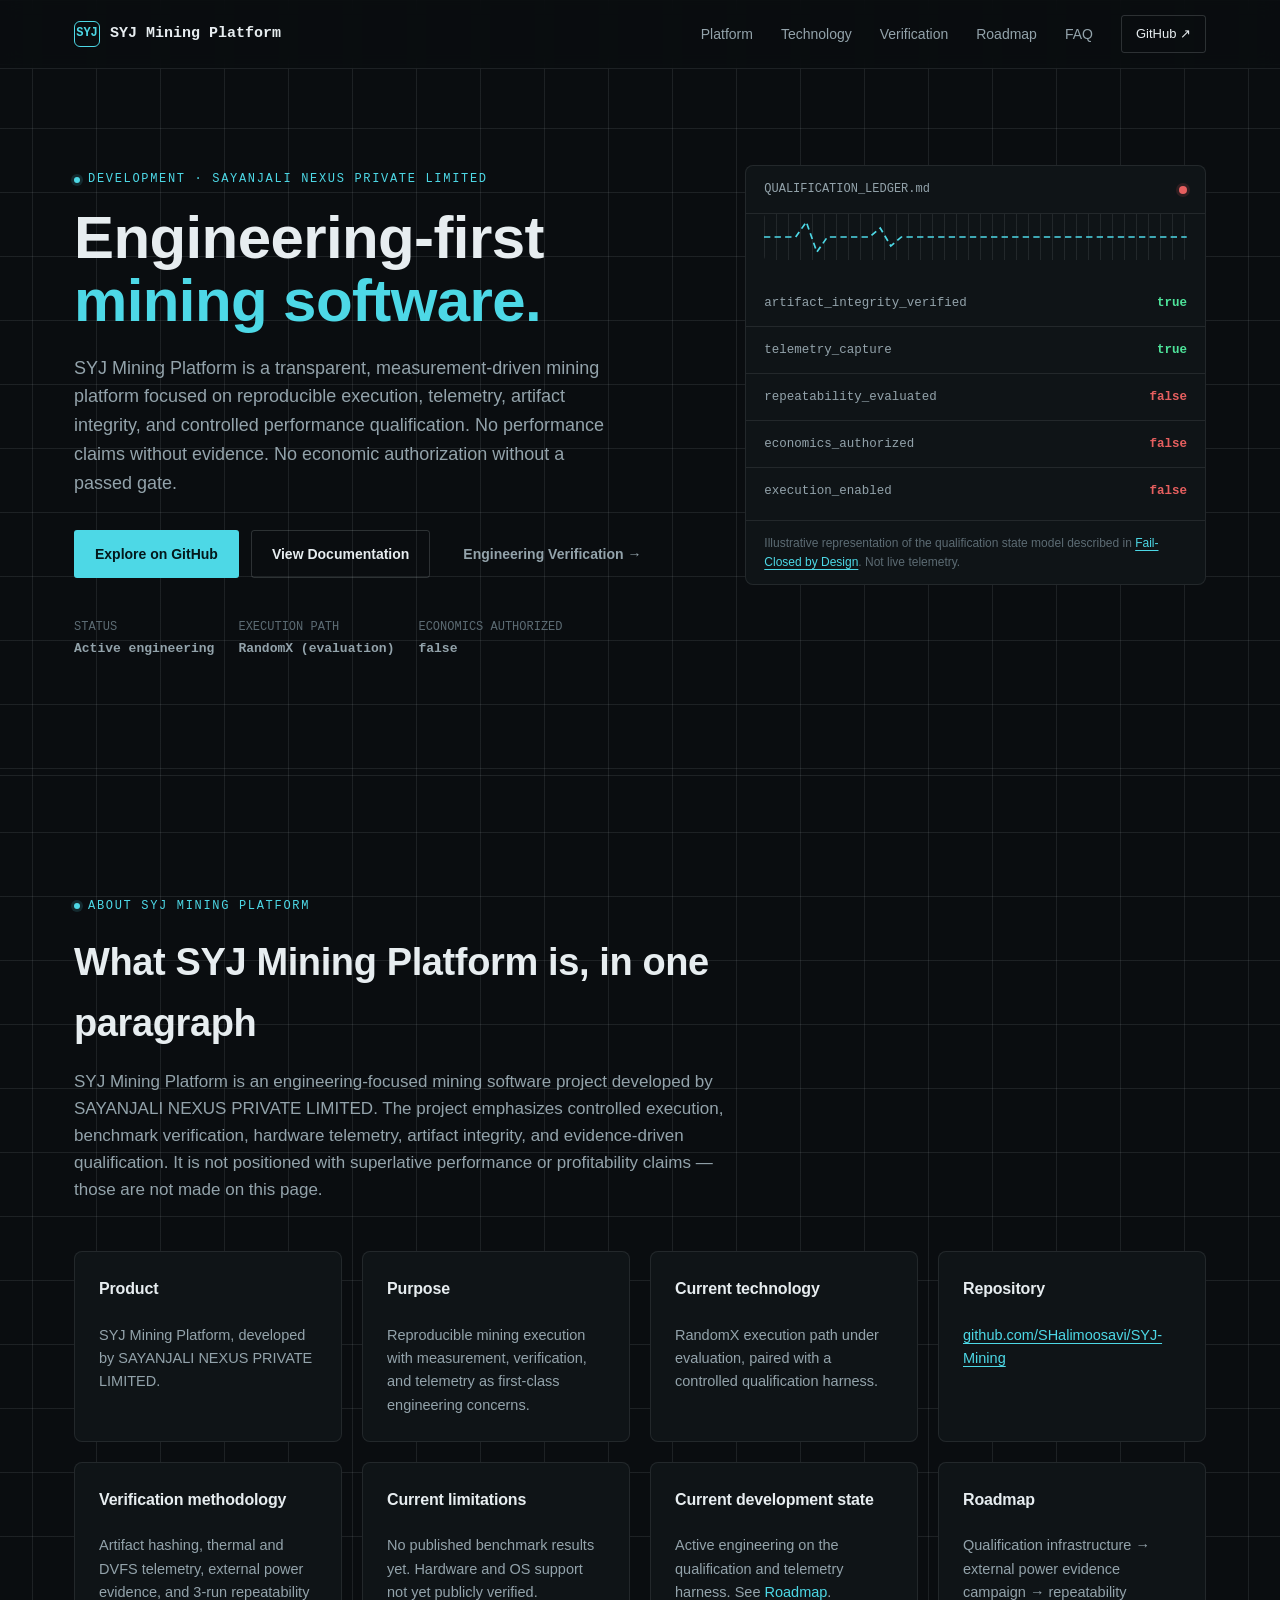
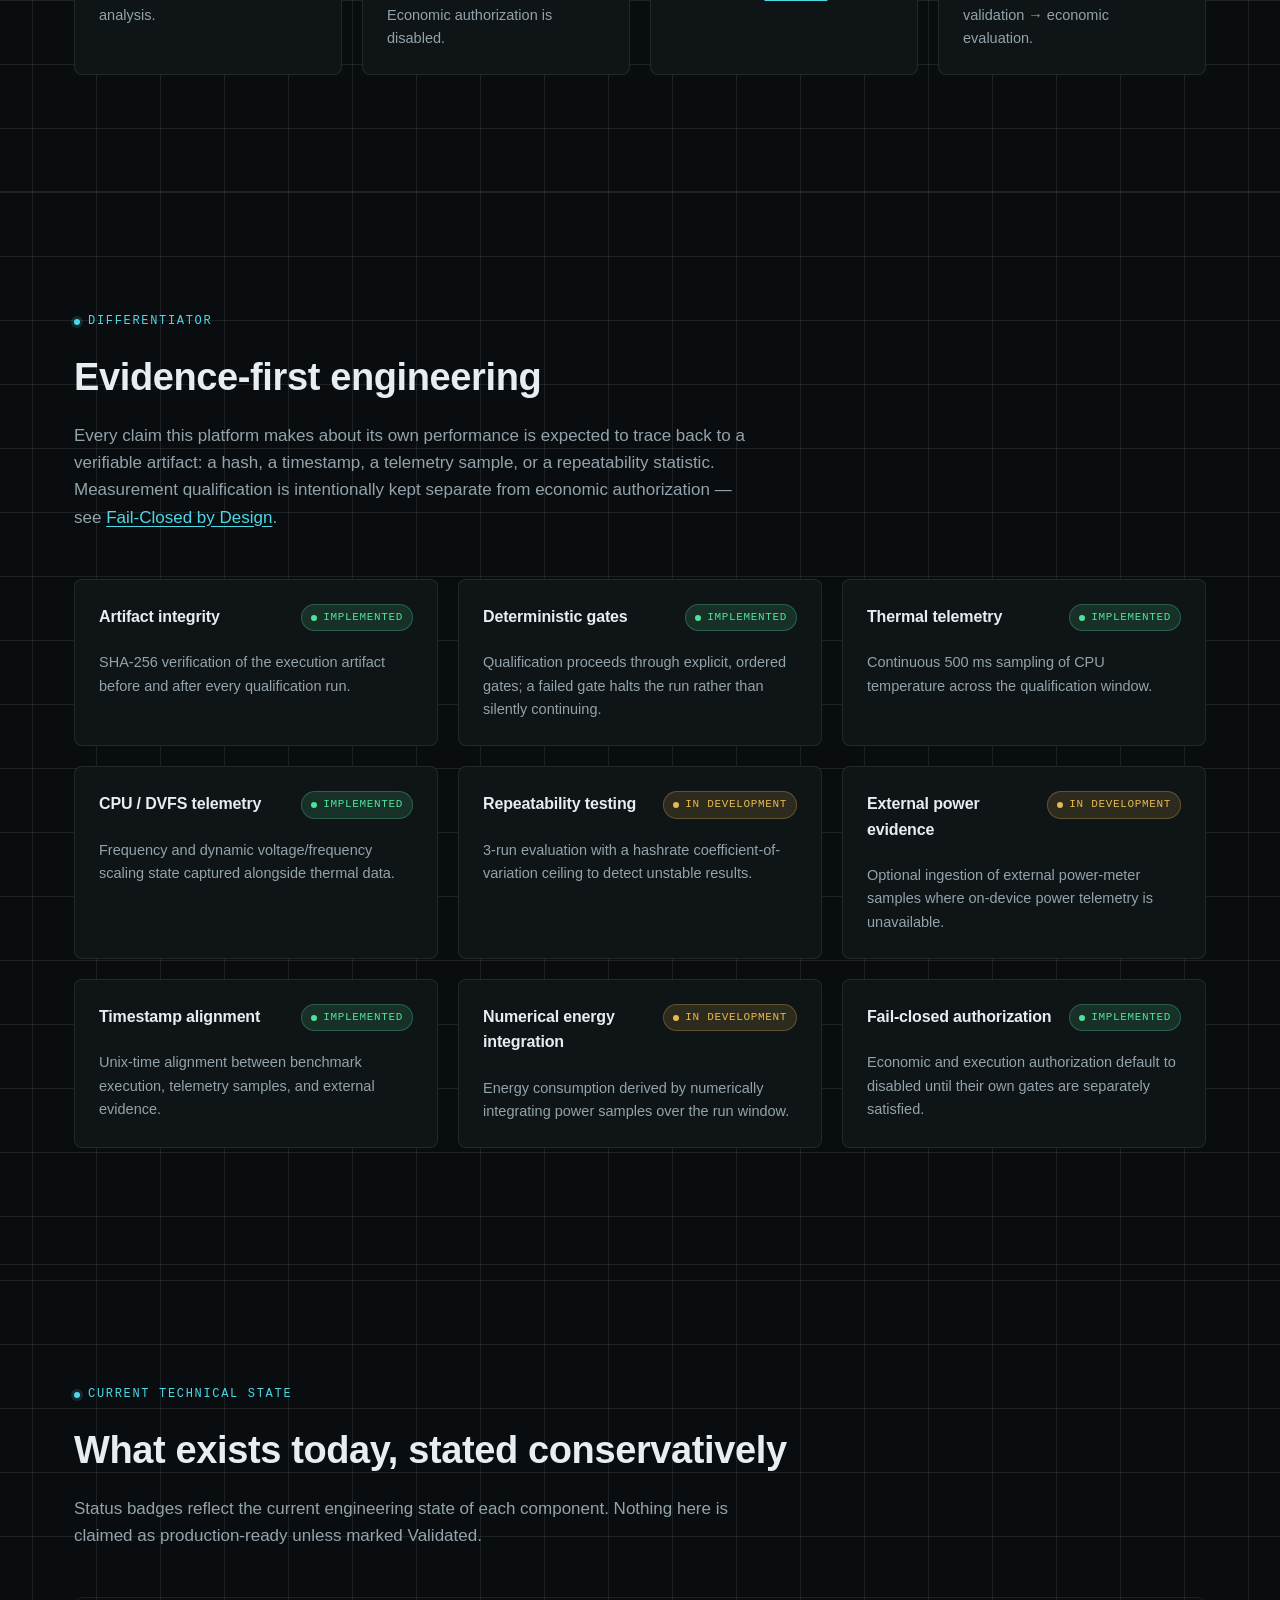
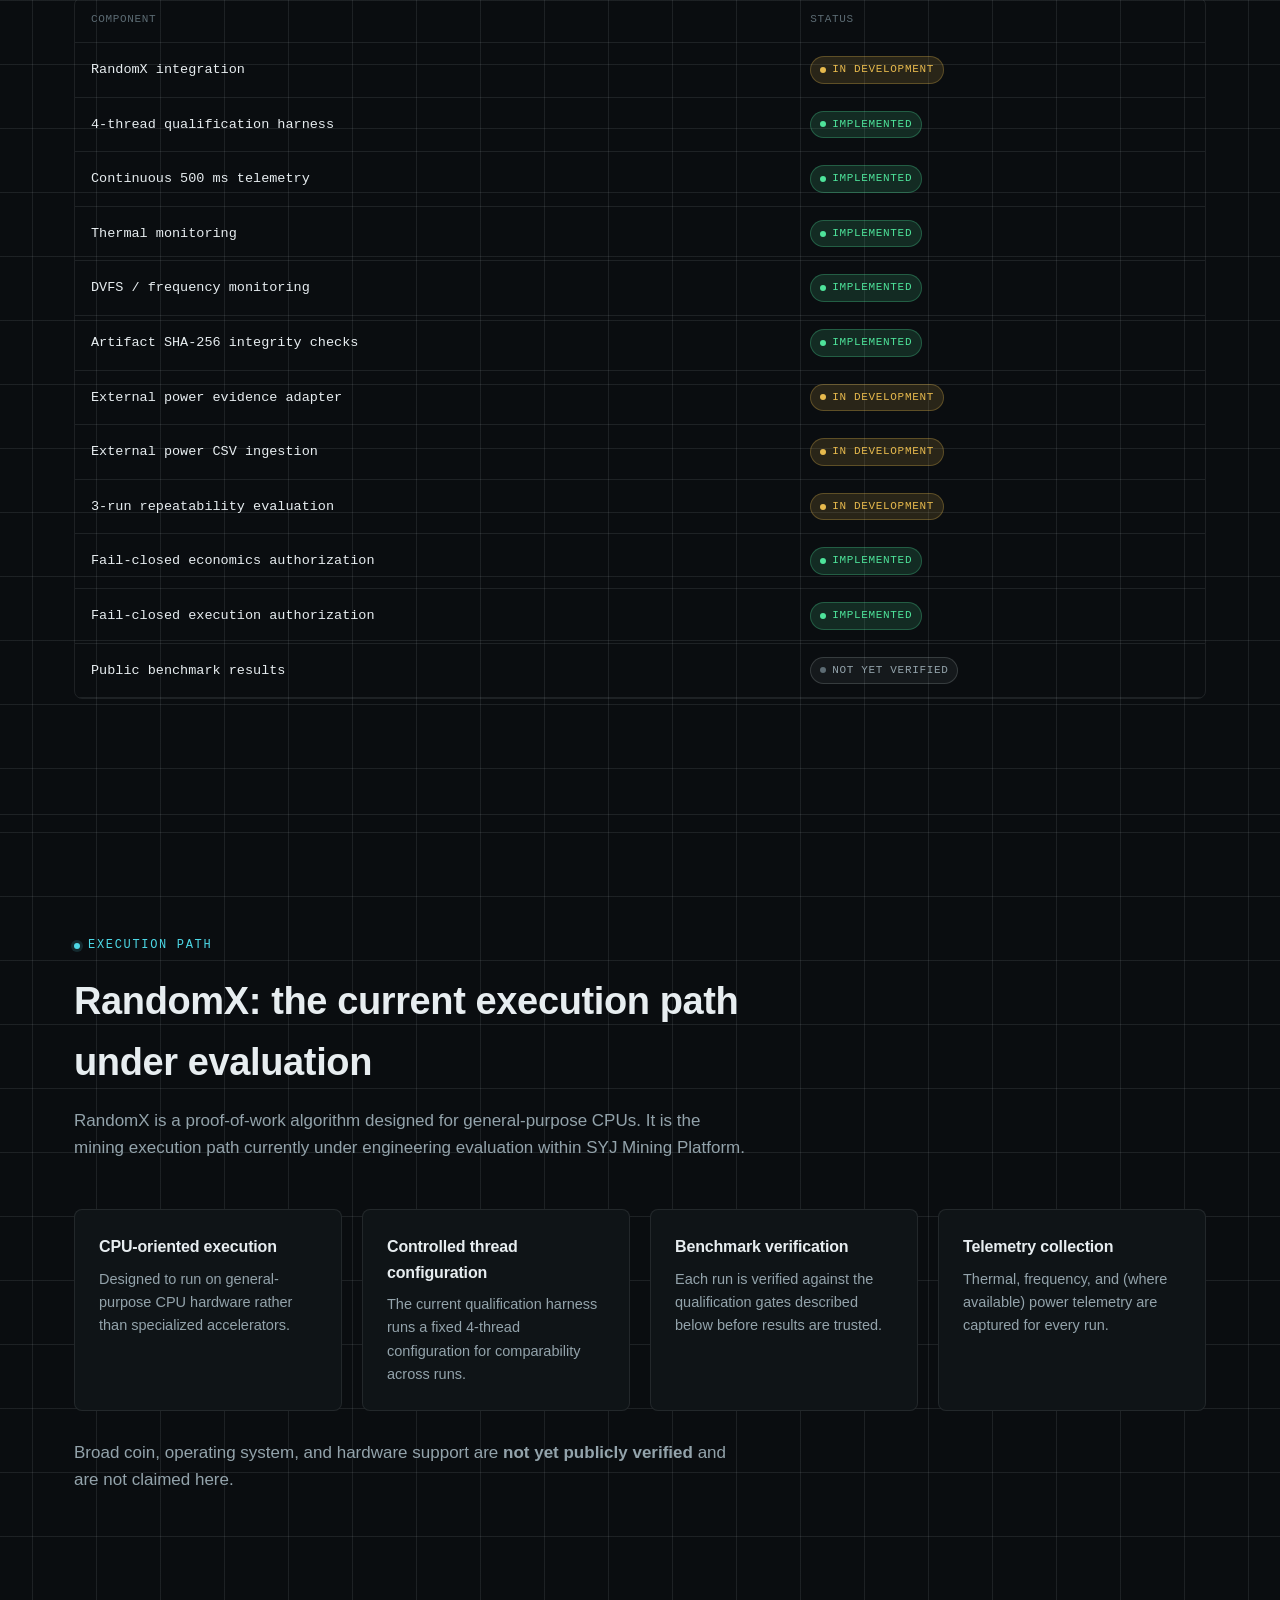
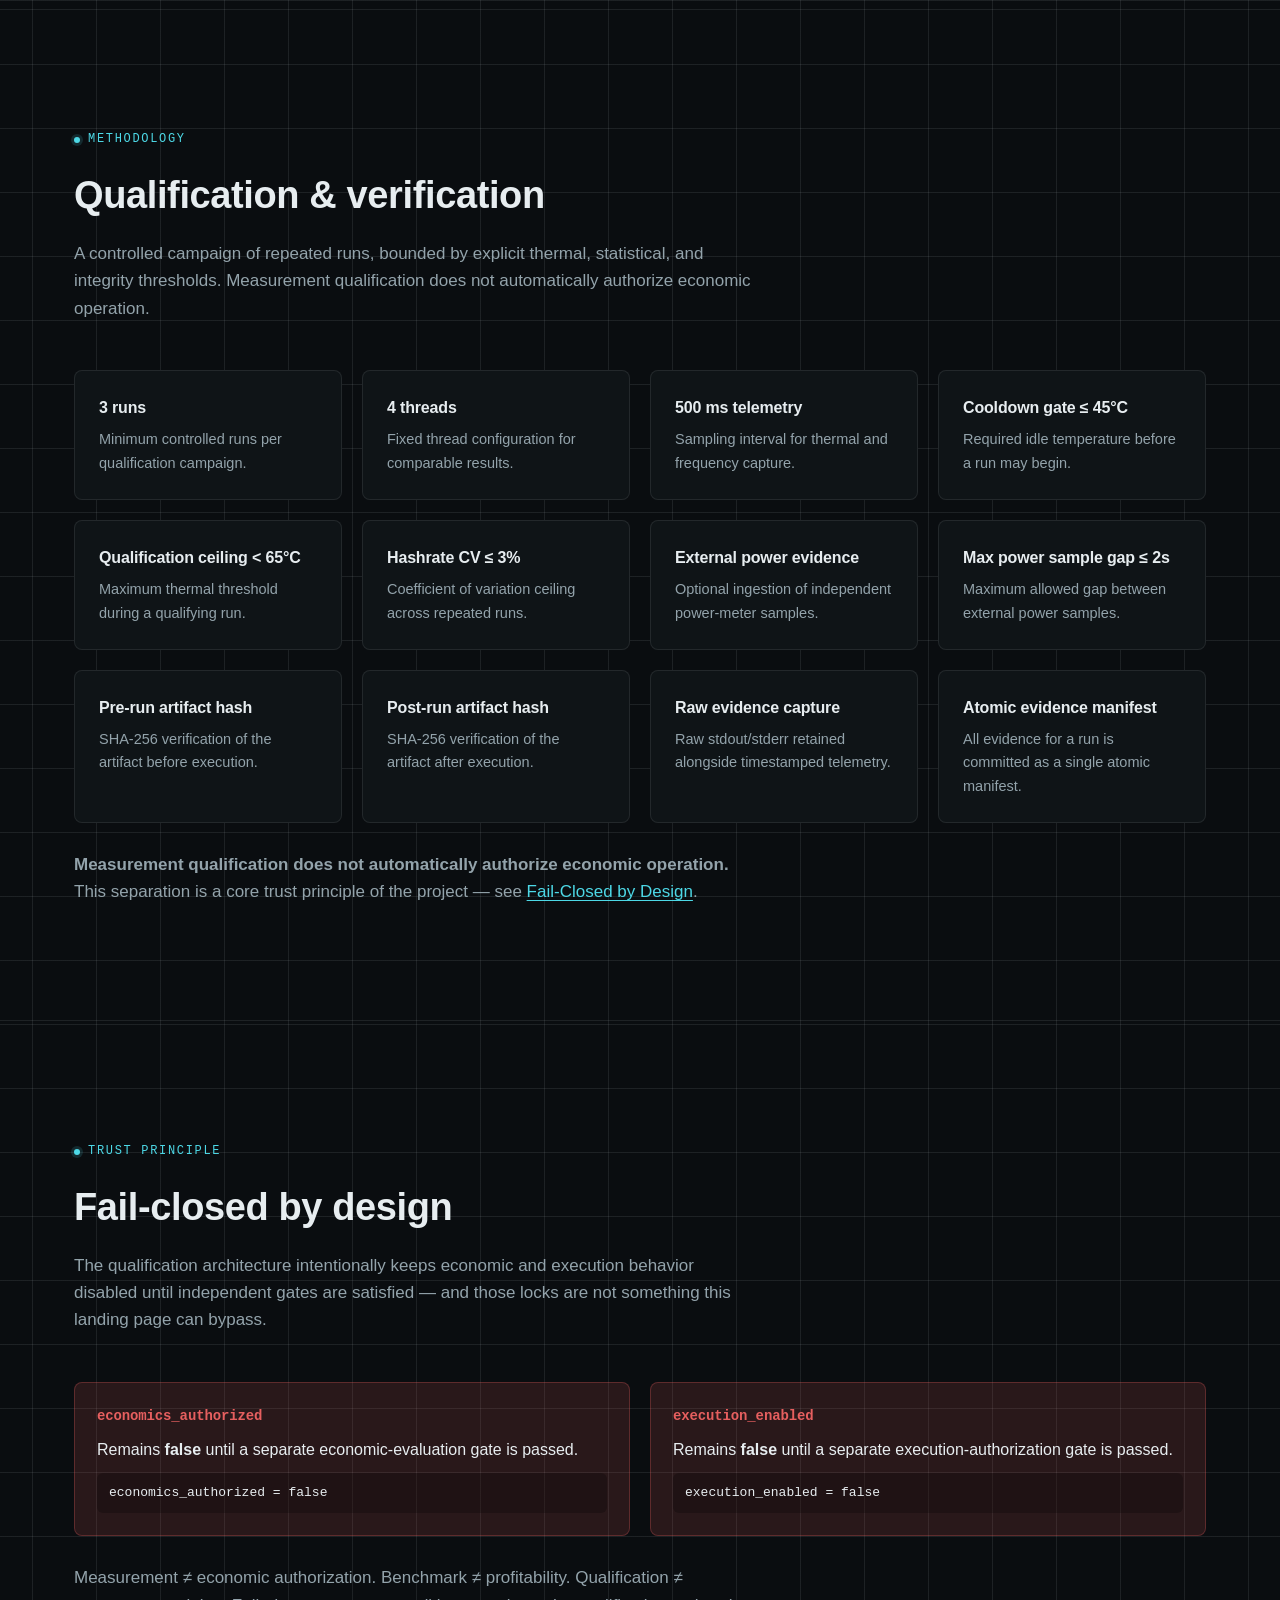
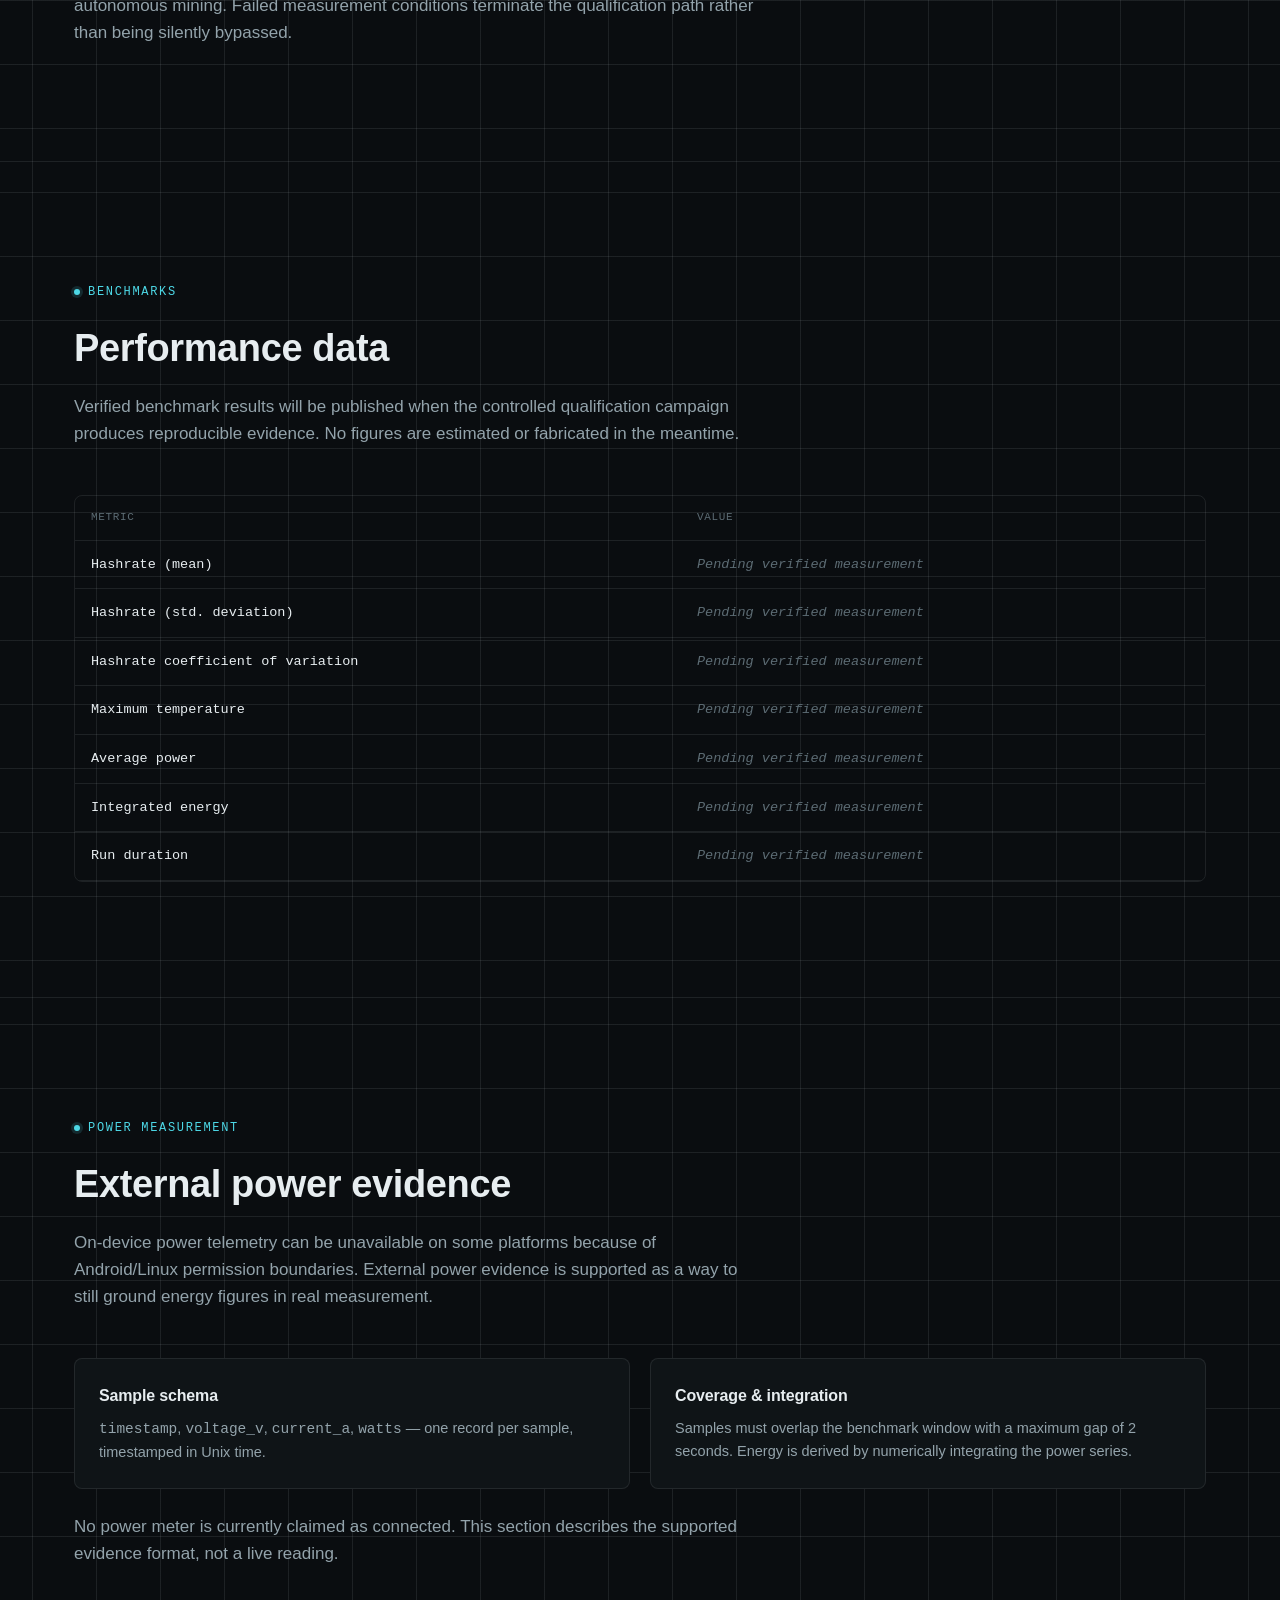
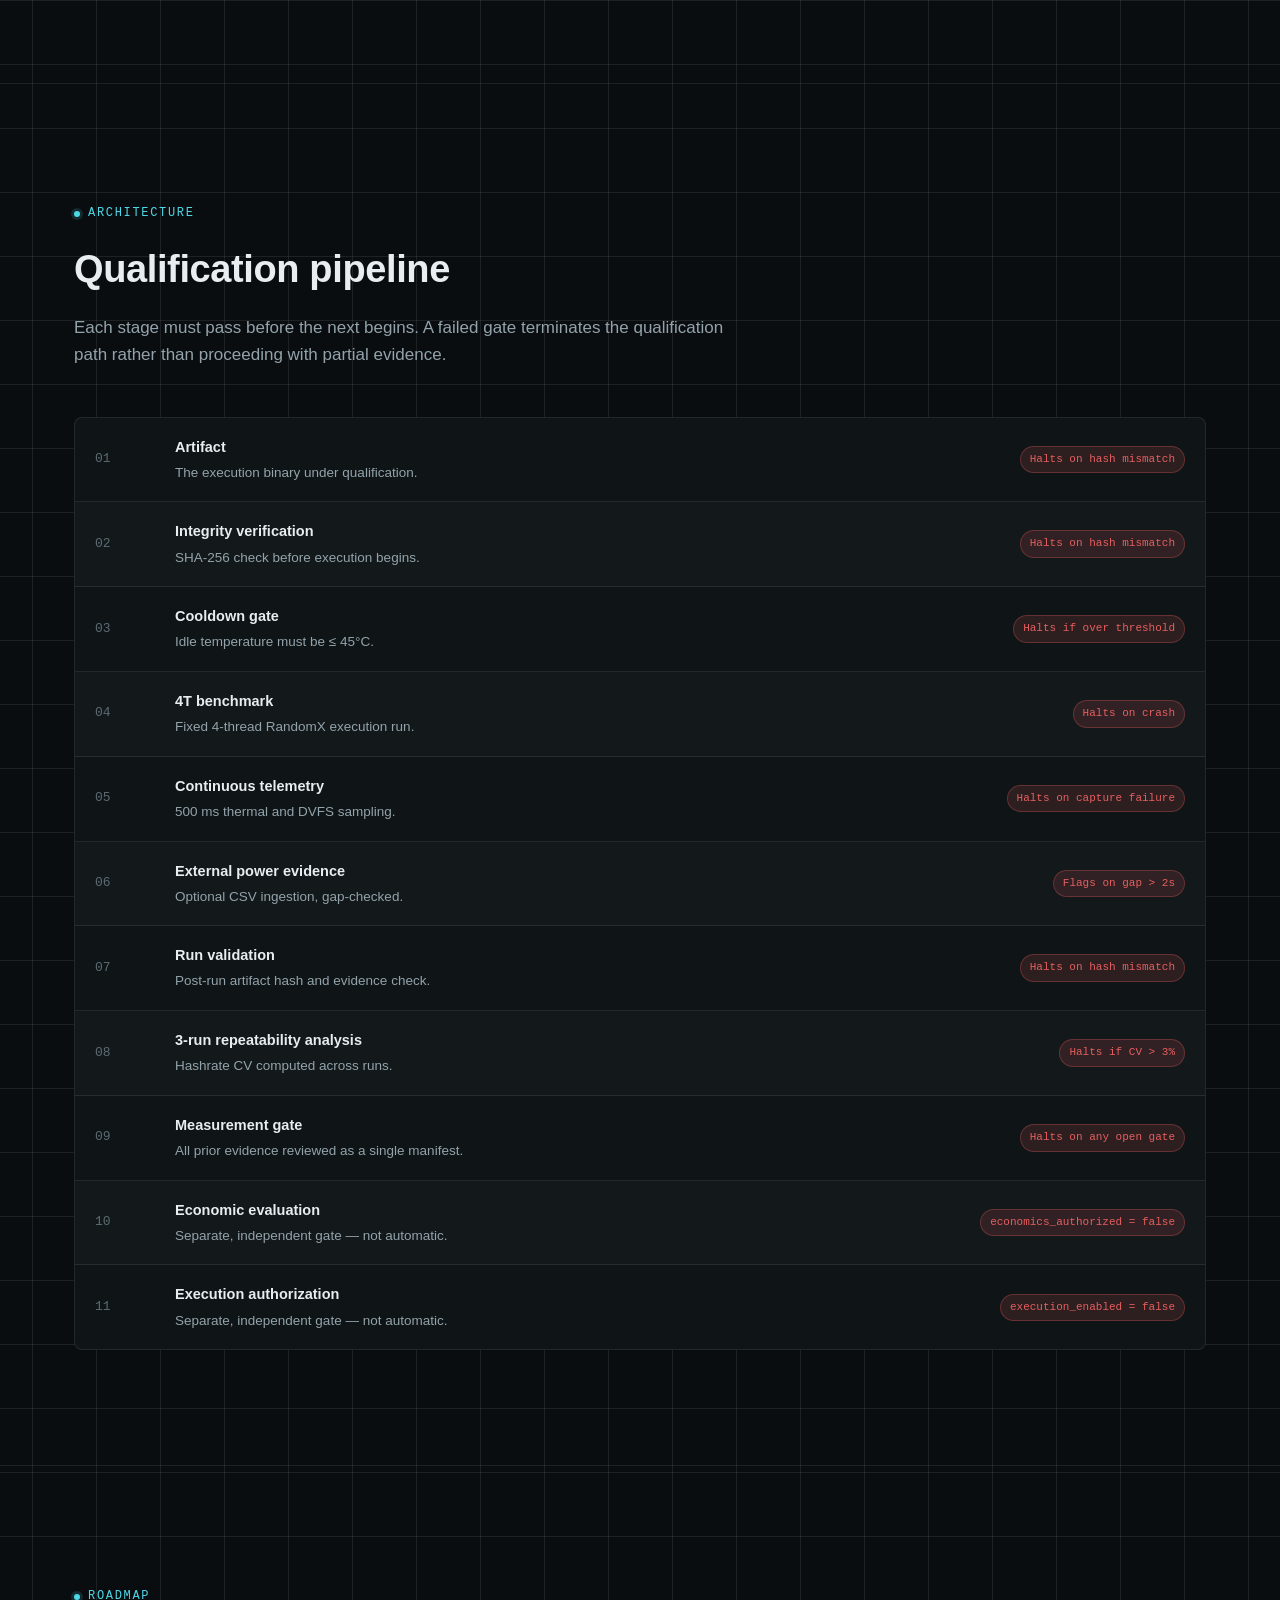
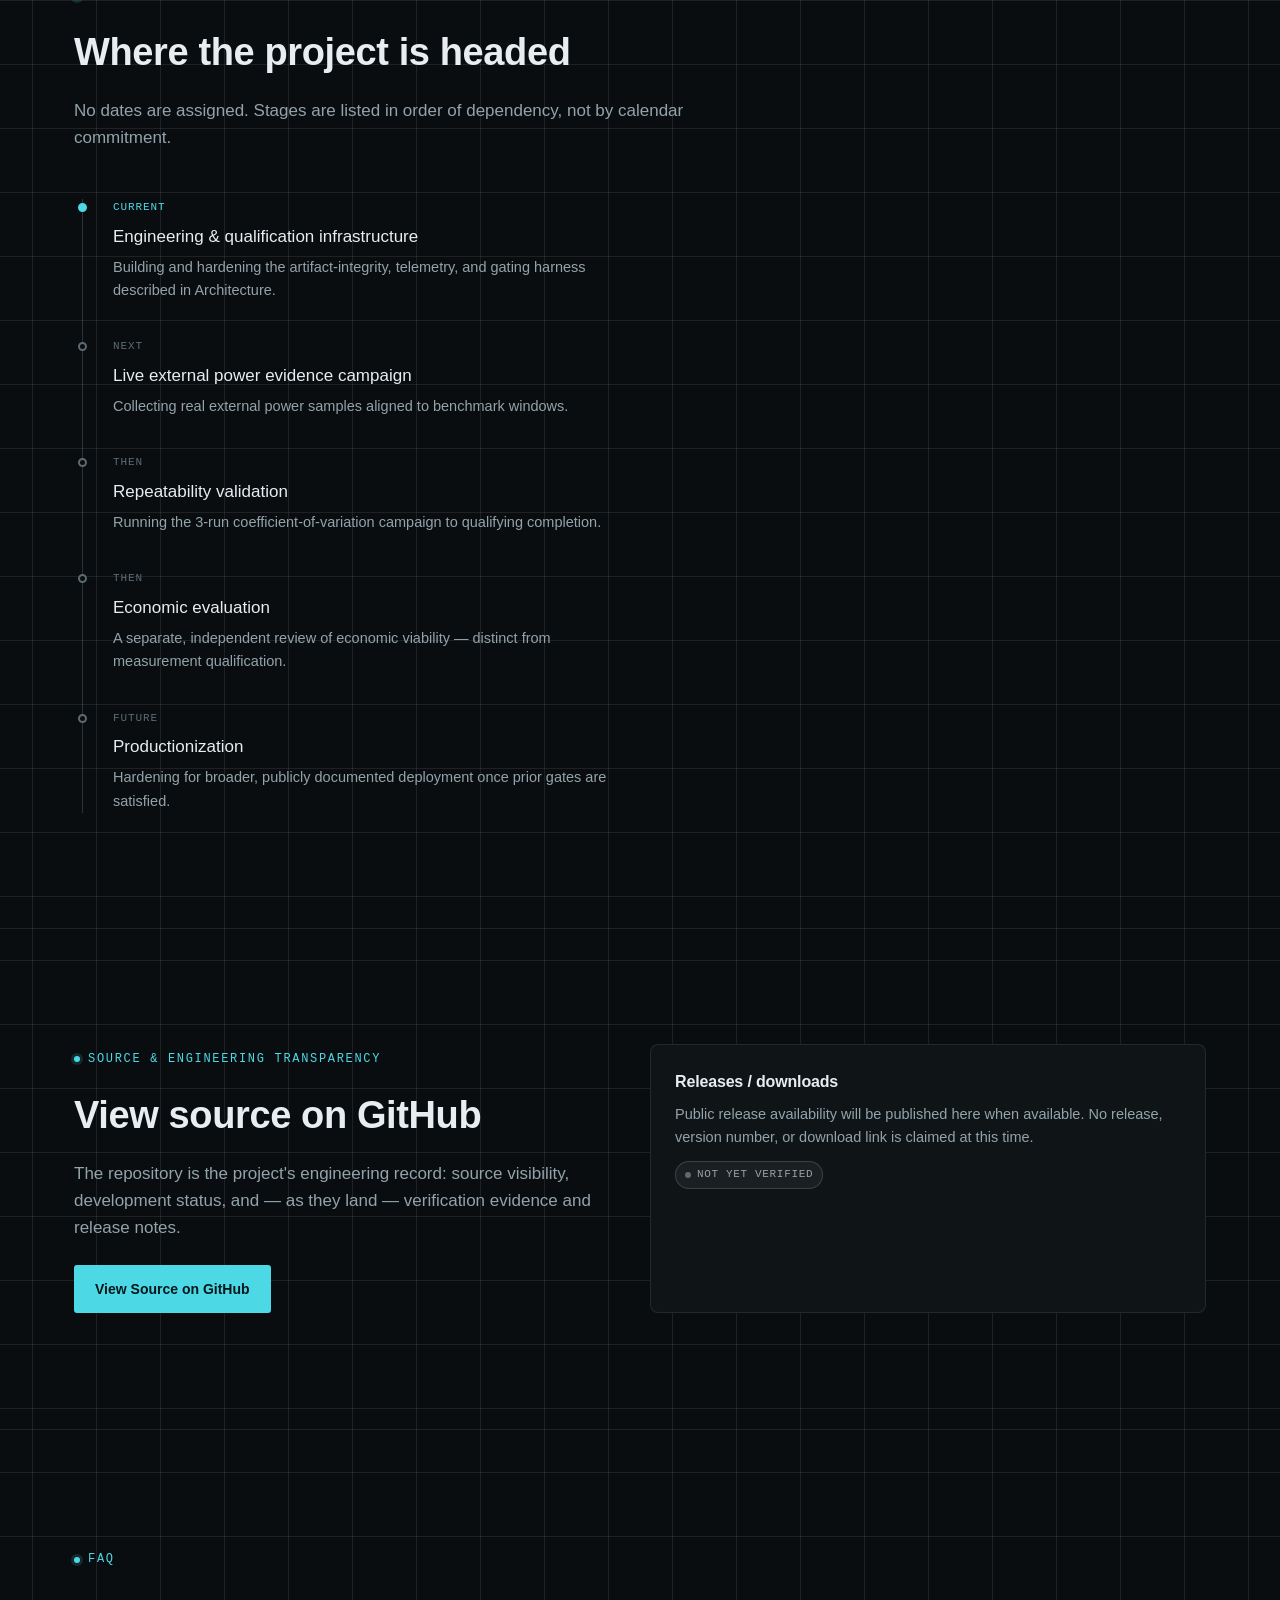
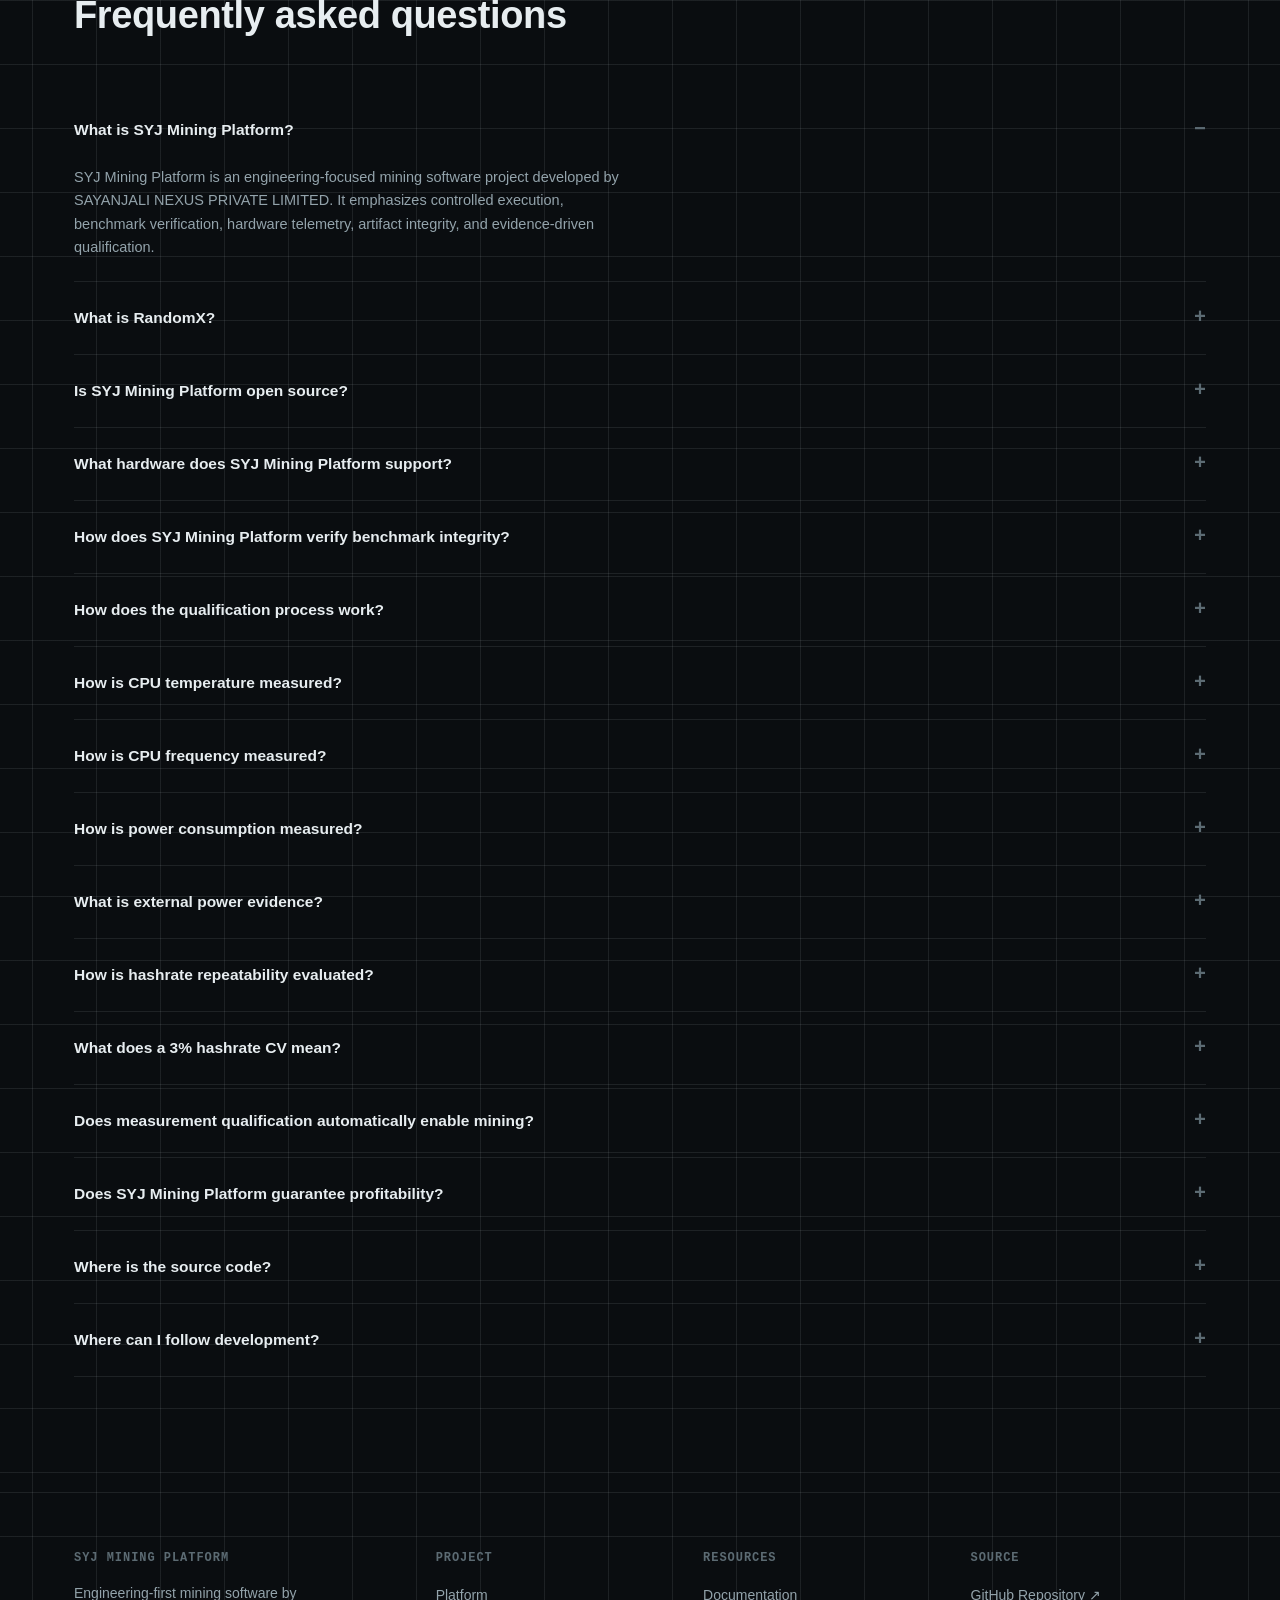
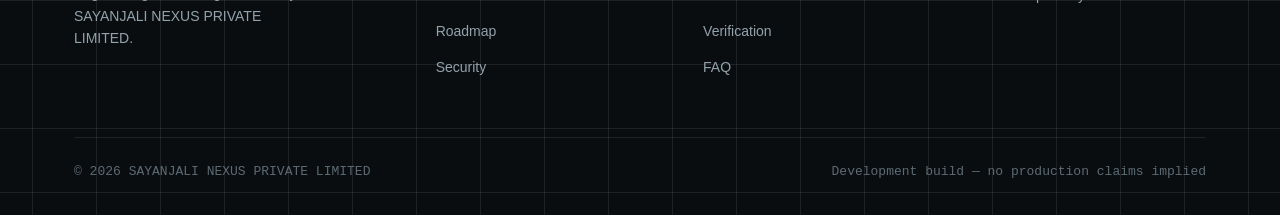
<file: index.html>
<!doctype html>
<html lang="en">
<head>
<meta charset="utf-8" />
<meta name="viewport" content="width=device-width, initial-scale=1" />
<title>SYJ Mining Platform | Engineering-First Mining Software</title>
<meta name="description" content="SYJ Mining Platform is an engineering-focused mining software project by SAYANJALI NEXUS PRIVATE LIMITED, built around RandomX evaluation, telemetry, benchmark verification, and reproducible qualification." />
<link rel="canonical" href="https://shalimoosavi.github.io/SYJ-Mining/" />
<meta name="robots" content="index, follow" />
<meta name="author" content="SAYANJALI NEXUS PRIVATE LIMITED" />
<meta name="publisher" content="SAYANJALI NEXUS PRIVATE LIMITED" />
<meta name="theme-color" content="#0a0d10" />

<!-- Open Graph -->
<meta property="og:type" content="website" />
<meta property="og:site_name" content="SYJ Mining Platform" />
<meta property="og:title" content="SYJ Mining Platform | Engineering-First Mining Software" />
<meta property="og:description" content="A transparent, measurement-driven mining platform focused on reproducible execution, telemetry, artifact integrity, and controlled performance qualification." />
<meta property="og:url" content="https://shalimoosavi.github.io/SYJ-Mining/" />
<meta property="og:image" content="https://shalimoosavi.github.io/SYJ-Mining/assets/images/og-image.svg" />
<meta property="og:locale" content="en_US" />

<!-- Twitter / X -->
<meta name="twitter:card" content="summary_large_image" />
<meta name="twitter:title" content="SYJ Mining Platform | Engineering-First Mining Software" />
<meta name="twitter:description" content="Transparent, measurement-driven mining software. Reproducible qualification, not marketing claims." />
<meta name="twitter:image" content="https://shalimoosavi.github.io/SYJ-Mining/assets/images/og-image.svg" />
<meta name="twitter:site" content="@SHAliMoosavi" />
<meta name="google-site-verification" content="RhRpM-kPpzv-uHKu5XET8z_0lpO1PIuzYQjgypyHrho" />

<link rel="icon" href="favicon.svg" type="image/svg+xml" />
<link rel="manifest" href="site.webmanifest" />
<link rel="stylesheet" href="assets/css/styles.css" />

<script type="application/ld+json">
{
  "@context": "https://schema.org",
  "@graph": [
    {
      "@type": "Organization",
      "@id": "https://shalimoosavi.github.io/SYJ-Mining/#organization",
      "name": "SAYANJALI NEXUS PRIVATE LIMITED",
      "url": "https://shalimoosavi.github.io/SYJ-Mining/",
      "sameAs": [
        "https://github.com/SHalimoosavi",
        "https://github.com/SHalimoosavi/SYJ-Mining"
      ]
    },
    {
      "@type": "WebSite",
      "@id": "https://shalimoosavi.github.io/SYJ-Mining/#website",
      "url": "https://shalimoosavi.github.io/SYJ-Mining/",
      "name": "SYJ Mining Platform",
      "publisher": { "@id": "https://shalimoosavi.github.io/SYJ-Mining/#organization" },
      "inLanguage": "en"
    },
    {
      "@type": "SoftwareApplication",
      "@id": "https://shalimoosavi.github.io/SYJ-Mining/#software",
      "name": "SYJ Mining Platform",
      "applicationCategory": "DeveloperApplication",
      "operatingSystem": "Not yet publicly verified",
      "softwareVersion": "In development",
      "description": "An engineering-focused mining software project emphasizing controlled execution, benchmark verification, hardware telemetry, artifact integrity, and evidence-driven qualification.",
      "author": { "@id": "https://shalimoosavi.github.io/SYJ-Mining/#organization" },
      "codeRepository": "https://github.com/SHalimoosavi/SYJ-Mining",
      "url": "https://shalimoosavi.github.io/SYJ-Mining/"
    },
    {
      "@type": "BreadcrumbList",
      "@id": "https://shalimoosavi.github.io/SYJ-Mining/#breadcrumb",
      "itemListElement": [
        { "@type": "ListItem", "position": 1, "name": "Home", "item": "https://shalimoosavi.github.io/SYJ-Mining/" }
      ]
    },
    {
      "@type": "FAQPage",
      "@id": "https://shalimoosavi.github.io/SYJ-Mining/#faq",
      "mainEntity": [
        {
          "@type": "Question",
          "name": "What is SYJ Mining Platform?",
          "acceptedAnswer": { "@type": "Answer", "text": "SYJ Mining Platform is an engineering-focused mining software project developed by SAYANJALI NEXUS PRIVATE LIMITED. It emphasizes controlled execution, benchmark verification, hardware telemetry, artifact integrity, and evidence-driven qualification rather than speculative performance claims." }
        },
        {
          "@type": "Question",
          "name": "What is RandomX?",
          "acceptedAnswer": { "@type": "Answer", "text": "RandomX is a proof-of-work algorithm designed for general-purpose CPUs. It is the current mining execution path under engineering evaluation within SYJ Mining Platform." }
        },
        {
          "@type": "Question",
          "name": "Is SYJ Mining Platform open source?",
          "acceptedAnswer": { "@type": "Answer", "text": "The project's source is developed in the open at github.com/SHalimoosavi/SYJ-Mining. Formal licensing terms will be published in the repository; check the repository directly for the current license file before assuming reuse rights." }
        },
        {
          "@type": "Question",
          "name": "What hardware does SYJ Mining Platform support?",
          "acceptedAnswer": { "@type": "Answer", "text": "Hardware and operating system support is not yet publicly verified. The current qualification harness targets general-purpose CPU execution; specific supported configurations will be published once confirmed." }
        },
        {
          "@type": "Question",
          "name": "How does SYJ Mining Platform verify benchmark integrity?",
          "acceptedAnswer": { "@type": "Answer", "text": "Every qualification run performs pre-run and post-run SHA-256 verification of the execution artifact, alongside timestamped telemetry and raw stdout/stderr capture, so results can be traced back to a known, unmodified binary." }
        },
        {
          "@type": "Question",
          "name": "Does measurement qualification automatically enable mining?",
          "acceptedAnswer": { "@type": "Answer", "text": "No. Measurement qualification is intentionally separated from economic and execution authorization. A qualified benchmark does not by itself set economics_authorized or execution_enabled to true." }
        },
        {
          "@type": "Question",
          "name": "Does SYJ Mining Platform guarantee profitability?",
          "acceptedAnswer": { "@type": "Answer", "text": "No. The project does not claim or guarantee mining profitability. Its scope is measurement, verification, and qualification methodology, not financial return." }
        },
        {
          "@type": "Question",
          "name": "Where is the source code?",
          "acceptedAnswer": { "@type": "Answer", "text": "The source repository is at https://github.com/SHalimoosavi/SYJ-Mining." }
        }
      ]
    }
  ]
}
</script>
</head>
<body>
<a class="skip-link" href="#main">Skip to content</a>

<header class="site-header">
  <div class="wrap nav">
    <a class="brand" href="#hero">
      <span class="brand-mark" aria-hidden="true">SYJ</span>
      SYJ Mining Platform
    </a>
    <button class="nav-toggle" aria-expanded="false" aria-controls="primary-nav" aria-label="Toggle navigation menu">
      <svg width="18" height="18" viewBox="0 0 18 18" fill="none" aria-hidden="true"><path d="M2 4.5H16M2 9H16M2 13.5H16" stroke="currentColor" stroke-width="1.4" stroke-linecap="round"/></svg>
    </button>
    <nav class="nav-links" id="primary-nav" aria-label="Primary">
      <a href="#platform">Platform</a>
      <a href="#technology">Technology</a>
      <a href="#verification">Verification</a>
      <a href="#roadmap">Roadmap</a>
      <a href="#faq">FAQ</a>
      <a class="nav-cta" href="https://github.com/SHalimoosavi/SYJ-Mining" target="_blank" rel="noopener">GitHub ↗</a>
    </nav>
  </div>
</header>

<main id="main">

  <!-- ============================= HERO ============================= -->
  <section id="hero">
    <div class="wrap hero-grid">
      <div>
        <p class="eyebrow">Development · SAYANJALI NEXUS PRIVATE LIMITED</p>
        <h1 class="hero-title">Engineering-first <span class="accent">mining software.</span></h1>
        <p class="hero-desc">
          SYJ Mining Platform is a transparent, measurement-driven mining platform focused on
          reproducible execution, telemetry, artifact integrity, and controlled performance
          qualification. No performance claims without evidence. No economic authorization
          without a passed gate.
        </p>
        <div class="hero-ctas">
          <a class="btn btn--primary" href="https://github.com/SHalimoosavi/SYJ-Mining" target="_blank" rel="noopener">Explore on GitHub</a>
          <a class="btn btn--ghost" href="#technical-overview">View Documentation</a>
          <a class="btn btn--quiet" href="#verification">Engineering Verification →</a>
        </div>
        <div class="hero-meta">
          <div class="hero-meta-item">STATUS<strong>Active engineering</strong></div>
          <div class="hero-meta-item">EXECUTION PATH<strong>RandomX (evaluation)</strong></div>
          <div class="hero-meta-item">ECONOMICS AUTHORIZED<strong>false</strong></div>
        </div>
      </div>

      <div class="ledger" aria-label="Illustrative fail-closed authorization ledger">
        <div class="ledger-head">
          <span>QUALIFICATION_LEDGER.md</span>
          <span class="ledger-dot" aria-hidden="true"></span>
        </div>
        <div class="pulse-line" aria-hidden="true">
          <svg viewBox="0 0 400 46" preserveAspectRatio="none">
            <path class="pulse-path" d="M0 23 L30 23 L40 8 L50 38 L60 23 L100 23 L110 14 L120 32 L130 23 L400 23" />
          </svg>
        </div>
        <div class="ledger-body">
          <div class="ledger-row"><span>artifact_integrity_verified</span><span class="ledger-state on">true</span></div>
          <div class="ledger-row"><span>telemetry_capture</span><span class="ledger-state on">true</span></div>
          <div class="ledger-row"><span>repeatability_evaluated</span><span class="ledger-state off">false</span></div>
          <div class="ledger-row"><span>economics_authorized</span><span class="ledger-state off">false</span></div>
          <div class="ledger-row"><span>execution_enabled</span><span class="ledger-state off">false</span></div>
        </div>
        <div class="ledger-foot">
          Illustrative representation of the qualification state model described in
          <a class="kicker-link" href="#security">Fail-Closed by Design</a>. Not live telemetry.
        </div>
      </div>
    </div>
  </section>

  <!-- ============================= ABOUT / PLATFORM ============================= -->
  <section id="platform">
    <div class="wrap">
      <div class="section-head">
        <p class="eyebrow">About SYJ Mining Platform</p>
        <h2 class="section-title">What SYJ Mining Platform is, in one paragraph</h2>
        <p class="section-lede">
          SYJ Mining Platform is an engineering-focused mining software project developed by
          SAYANJALI NEXUS PRIVATE LIMITED. The project emphasizes controlled execution, benchmark
          verification, hardware telemetry, artifact integrity, and evidence-driven qualification.
          It is not positioned with superlative performance or profitability claims —
          those are not made on this page.
        </p>
      </div>

      <div class="grid grid--4" id="technical-overview">
        <div class="card">
          <div class="card-top"><h3>Product</h3></div>
          <p>SYJ Mining Platform, developed by SAYANJALI NEXUS PRIVATE LIMITED.</p>
        </div>
        <div class="card">
          <div class="card-top"><h3>Purpose</h3></div>
          <p>Reproducible mining execution with measurement, verification, and telemetry as first-class engineering concerns.</p>
        </div>
        <div class="card">
          <div class="card-top"><h3>Current technology</h3></div>
          <p>RandomX execution path under evaluation, paired with a controlled qualification harness.</p>
        </div>
        <div class="card">
          <div class="card-top"><h3>Repository</h3></div>
          <p><a class="kicker-link" href="https://github.com/SHalimoosavi/SYJ-Mining" target="_blank" rel="noopener">github.com/SHalimoosavi/SYJ-Mining</a></p>
        </div>
        <div class="card">
          <div class="card-top"><h3>Verification methodology</h3></div>
          <p>Artifact hashing, thermal and DVFS telemetry, external power evidence, and 3-run repeatability analysis.</p>
        </div>
        <div class="card">
          <div class="card-top"><h3>Current limitations</h3></div>
          <p>No published benchmark results yet. Hardware and OS support not yet publicly verified. Economic authorization is disabled.</p>
        </div>
        <div class="card">
          <div class="card-top"><h3>Current development state</h3></div>
          <p>Active engineering on the qualification and telemetry harness. See <a class="kicker-link" href="#roadmap">Roadmap</a>.</p>
        </div>
        <div class="card">
          <div class="card-top"><h3>Roadmap</h3></div>
          <p>Qualification infrastructure → external power evidence campaign → repeatability validation → economic evaluation.</p>
        </div>
      </div>
    </div>
  </section>

  <!-- ============================= EVIDENCE-FIRST ENGINEERING ============================= -->
  <section id="technology">
    <div class="wrap">
      <div class="section-head">
        <p class="eyebrow">Differentiator</p>
        <h2 class="section-title">Evidence-first engineering</h2>
        <p class="section-lede">
          Every claim this platform makes about its own performance is expected to trace back to
          a verifiable artifact: a hash, a timestamp, a telemetry sample, or a repeatability
          statistic. Measurement qualification is intentionally kept separate from economic
          authorization — see <a class="kicker-link" href="#security">Fail-Closed by Design</a>.
        </p>
      </div>
      <div class="grid grid--3">
        <div class="card">
          <div class="card-top"><h3>Artifact integrity</h3><span class="badge badge--implemented">Implemented</span></div>
          <p>SHA-256 verification of the execution artifact before and after every qualification run.</p>
        </div>
        <div class="card">
          <div class="card-top"><h3>Deterministic gates</h3><span class="badge badge--implemented">Implemented</span></div>
          <p>Qualification proceeds through explicit, ordered gates; a failed gate halts the run rather than silently continuing.</p>
        </div>
        <div class="card">
          <div class="card-top"><h3>Thermal telemetry</h3><span class="badge badge--implemented">Implemented</span></div>
          <p>Continuous 500&nbsp;ms sampling of CPU temperature across the qualification window.</p>
        </div>
        <div class="card">
          <div class="card-top"><h3>CPU / DVFS telemetry</h3><span class="badge badge--implemented">Implemented</span></div>
          <p>Frequency and dynamic voltage/frequency scaling state captured alongside thermal data.</p>
        </div>
        <div class="card">
          <div class="card-top"><h3>Repeatability testing</h3><span class="badge badge--dev">In Development</span></div>
          <p>3-run evaluation with a hashrate coefficient-of-variation ceiling to detect unstable results.</p>
        </div>
        <div class="card">
          <div class="card-top"><h3>External power evidence</h3><span class="badge badge--dev">In Development</span></div>
          <p>Optional ingestion of external power-meter samples where on-device power telemetry is unavailable.</p>
        </div>
        <div class="card">
          <div class="card-top"><h3>Timestamp alignment</h3><span class="badge badge--implemented">Implemented</span></div>
          <p>Unix-time alignment between benchmark execution, telemetry samples, and external evidence.</p>
        </div>
        <div class="card">
          <div class="card-top"><h3>Numerical energy integration</h3><span class="badge badge--dev">In Development</span></div>
          <p>Energy consumption derived by numerically integrating power samples over the run window.</p>
        </div>
        <div class="card">
          <div class="card-top"><h3>Fail-closed authorization</h3><span class="badge badge--implemented">Implemented</span></div>
          <p>Economic and execution authorization default to disabled until their own gates are separately satisfied.</p>
        </div>
      </div>
    </div>
  </section>

  <!-- ============================= CURRENT TECHNICAL STATE ============================= -->
  <section id="status">
    <div class="wrap">
      <div class="section-head">
        <p class="eyebrow">Current technical state</p>
        <h2 class="section-title">What exists today, stated conservatively</h2>
        <p class="section-lede">Status badges reflect the current engineering state of each component. Nothing here is claimed as production-ready unless marked Validated.</p>
      </div>
      <div class="table-wrap">
        <table class="metric-table">
          <thead>
            <tr><th>Component</th><th>Status</th></tr>
          </thead>
          <tbody>
            <tr><td>RandomX integration</td><td><span class="badge badge--dev">In Development</span></td></tr>
            <tr><td>4-thread qualification harness</td><td><span class="badge badge--implemented">Implemented</span></td></tr>
            <tr><td>Continuous 500 ms telemetry</td><td><span class="badge badge--implemented">Implemented</span></td></tr>
            <tr><td>Thermal monitoring</td><td><span class="badge badge--implemented">Implemented</span></td></tr>
            <tr><td>DVFS / frequency monitoring</td><td><span class="badge badge--implemented">Implemented</span></td></tr>
            <tr><td>Artifact SHA-256 integrity checks</td><td><span class="badge badge--implemented">Implemented</span></td></tr>
            <tr><td>External power evidence adapter</td><td><span class="badge badge--dev">In Development</span></td></tr>
            <tr><td>External power CSV ingestion</td><td><span class="badge badge--dev">In Development</span></td></tr>
            <tr><td>3-run repeatability evaluation</td><td><span class="badge badge--dev">In Development</span></td></tr>
            <tr><td>Fail-closed economics authorization</td><td><span class="badge badge--implemented">Implemented</span></td></tr>
            <tr><td>Fail-closed execution authorization</td><td><span class="badge badge--implemented">Implemented</span></td></tr>
            <tr><td>Public benchmark results</td><td><span class="badge badge--planned">Not Yet Verified</span></td></tr>
          </tbody>
        </table>
      </div>
    </div>
  </section>

  <!-- ============================= RANDOMX ============================= -->
  <section id="randomx">
    <div class="wrap">
      <div class="section-head">
        <p class="eyebrow">Execution path</p>
        <h2 class="section-title">RandomX: the current execution path under evaluation</h2>
        <p class="section-lede">RandomX is a proof-of-work algorithm designed for general-purpose CPUs. It is the mining execution path currently under engineering evaluation within SYJ Mining Platform.</p>
      </div>
      <div class="grid grid--4">
        <div class="card"><h3>CPU-oriented execution</h3><p>Designed to run on general-purpose CPU hardware rather than specialized accelerators.</p></div>
        <div class="card"><h3>Controlled thread configuration</h3><p>The current qualification harness runs a fixed 4-thread configuration for comparability across runs.</p></div>
        <div class="card"><h3>Benchmark verification</h3><p>Each run is verified against the qualification gates described below before results are trusted.</p></div>
        <div class="card"><h3>Telemetry collection</h3><p>Thermal, frequency, and (where available) power telemetry are captured for every run.</p></div>
      </div>
      <p class="section-lede" style="margin-top:28px;">Broad coin, operating system, and hardware support are <strong>not yet publicly verified</strong> and are not claimed here.</p>
    </div>
  </section>

  <!-- ============================= QUALIFICATION & VERIFICATION ============================= -->
  <section id="verification">
    <div class="wrap">
      <div class="section-head">
        <p class="eyebrow">Methodology</p>
        <h2 class="section-title">Qualification &amp; verification</h2>
        <p class="section-lede">A controlled campaign of repeated runs, bounded by explicit thermal, statistical, and integrity thresholds. Measurement qualification does not automatically authorize economic operation.</p>
      </div>
      <div class="grid grid--4">
        <div class="card"><h3>3 runs</h3><p>Minimum controlled runs per qualification campaign.</p></div>
        <div class="card"><h3>4 threads</h3><p>Fixed thread configuration for comparable results.</p></div>
        <div class="card"><h3>500 ms telemetry</h3><p>Sampling interval for thermal and frequency capture.</p></div>
        <div class="card"><h3>Cooldown gate ≤ 45°C</h3><p>Required idle temperature before a run may begin.</p></div>
        <div class="card"><h3>Qualification ceiling &lt; 65°C</h3><p>Maximum thermal threshold during a qualifying run.</p></div>
        <div class="card"><h3>Hashrate CV ≤ 3%</h3><p>Coefficient of variation ceiling across repeated runs.</p></div>
        <div class="card"><h3>External power evidence</h3><p>Optional ingestion of independent power-meter samples.</p></div>
        <div class="card"><h3>Max power sample gap ≤ 2s</h3><p>Maximum allowed gap between external power samples.</p></div>
        <div class="card"><h3>Pre-run artifact hash</h3><p>SHA-256 verification of the artifact before execution.</p></div>
        <div class="card"><h3>Post-run artifact hash</h3><p>SHA-256 verification of the artifact after execution.</p></div>
        <div class="card"><h3>Raw evidence capture</h3><p>Raw stdout/stderr retained alongside timestamped telemetry.</p></div>
        <div class="card"><h3>Atomic evidence manifest</h3><p>All evidence for a run is committed as a single atomic manifest.</p></div>
      </div>
      <p class="section-lede" style="margin-top:28px;"><strong>Measurement qualification does not automatically authorize economic operation.</strong> This separation is a core trust principle of the project — see <a class="kicker-link" href="#security">Fail-Closed by Design</a>.</p>
    </div>
  </section>

  <!-- ============================= FAIL-CLOSED ============================= -->
  <section id="security">
    <div class="wrap">
      <div class="section-head">
        <p class="eyebrow">Trust principle</p>
        <h2 class="section-title">Fail-closed by design</h2>
        <p class="section-lede">The qualification architecture intentionally keeps economic and execution behavior disabled until independent gates are satisfied — and those locks are not something this landing page can bypass.</p>
      </div>
      <div class="lock-panel">
        <div class="lock-card">
          <h3>economics_authorized</h3>
          <p>Remains <strong>false</strong> until a separate economic-evaluation gate is passed.</p>
          <code>economics_authorized = false</code>
        </div>
        <div class="lock-card">
          <h3>execution_enabled</h3>
          <p>Remains <strong>false</strong> until a separate execution-authorization gate is passed.</p>
          <code>execution_enabled = false</code>
        </div>
      </div>
      <p class="section-lede" style="margin-top:28px;">
        Measurement ≠ economic authorization. Benchmark ≠ profitability. Qualification ≠ autonomous
        mining. Failed measurement conditions terminate the qualification path rather than being
        silently bypassed.
      </p>
    </div>
  </section>

  <!-- ============================= PERFORMANCE ============================= -->
  <section id="performance">
    <div class="wrap">
      <div class="section-head">
        <p class="eyebrow">Benchmarks</p>
        <h2 class="section-title">Performance data</h2>
        <p class="section-lede">Verified benchmark results will be published when the controlled qualification campaign produces reproducible evidence. No figures are estimated or fabricated in the meantime.</p>
      </div>
      <div class="table-wrap">
        <table class="metric-table">
          <thead><tr><th>Metric</th><th>Value</th></tr></thead>
          <tbody>
            <tr><td>Hashrate (mean)</td><td class="pending">Pending verified measurement</td></tr>
            <tr><td>Hashrate (std. deviation)</td><td class="pending">Pending verified measurement</td></tr>
            <tr><td>Hashrate coefficient of variation</td><td class="pending">Pending verified measurement</td></tr>
            <tr><td>Maximum temperature</td><td class="pending">Pending verified measurement</td></tr>
            <tr><td>Average power</td><td class="pending">Pending verified measurement</td></tr>
            <tr><td>Integrated energy</td><td class="pending">Pending verified measurement</td></tr>
            <tr><td>Run duration</td><td class="pending">Pending verified measurement</td></tr>
          </tbody>
        </table>
      </div>
    </div>
  </section>

  <!-- ============================= POWER MEASUREMENT ============================= -->
  <section id="power">
    <div class="wrap">
      <div class="section-head">
        <p class="eyebrow">Power measurement</p>
        <h2 class="section-title">External power evidence</h2>
        <p class="section-lede">On-device power telemetry can be unavailable on some platforms because of Android/Linux permission boundaries. External power evidence is supported as a way to still ground energy figures in real measurement.</p>
      </div>
      <div class="grid grid--2">
        <div class="card">
          <h3>Sample schema</h3>
          <p><code class="mono">timestamp</code>, <code class="mono">voltage_v</code>, <code class="mono">current_a</code>, <code class="mono">watts</code> — one record per sample, timestamped in Unix time.</p>
        </div>
        <div class="card">
          <h3>Coverage &amp; integration</h3>
          <p>Samples must overlap the benchmark window with a maximum gap of 2 seconds. Energy is derived by numerically integrating the power series.</p>
        </div>
      </div>
      <p class="section-lede" style="margin-top:24px;">No power meter is currently claimed as connected. This section describes the supported evidence format, not a live reading.</p>
    </div>
  </section>

  <!-- ============================= ARCHITECTURE ============================= -->
  <section id="architecture">
    <div class="wrap">
      <div class="section-head">
        <p class="eyebrow">Architecture</p>
        <h2 class="section-title">Qualification pipeline</h2>
        <p class="section-lede">Each stage must pass before the next begins. A failed gate terminates the qualification path rather than proceeding with partial evidence.</p>
      </div>
      <div class="pipeline">
        <div class="pipe-step"><span class="pipe-index">01</span><div><div class="pipe-name">Artifact</div><div class="pipe-desc">The execution binary under qualification.</div></div><span class="pipe-fail">Halts on hash mismatch</span></div>
        <div class="pipe-step"><span class="pipe-index">02</span><div><div class="pipe-name">Integrity verification</div><div class="pipe-desc">SHA-256 check before execution begins.</div></div><span class="pipe-fail">Halts on hash mismatch</span></div>
        <div class="pipe-step"><span class="pipe-index">03</span><div><div class="pipe-name">Cooldown gate</div><div class="pipe-desc">Idle temperature must be ≤ 45°C.</div></div><span class="pipe-fail">Halts if over threshold</span></div>
        <div class="pipe-step"><span class="pipe-index">04</span><div><div class="pipe-name">4T benchmark</div><div class="pipe-desc">Fixed 4-thread RandomX execution run.</div></div><span class="pipe-fail">Halts on crash</span></div>
        <div class="pipe-step"><span class="pipe-index">05</span><div><div class="pipe-name">Continuous telemetry</div><div class="pipe-desc">500 ms thermal and DVFS sampling.</div></div><span class="pipe-fail">Halts on capture failure</span></div>
        <div class="pipe-step"><span class="pipe-index">06</span><div><div class="pipe-name">External power evidence</div><div class="pipe-desc">Optional CSV ingestion, gap-checked.</div></div><span class="pipe-fail">Flags on gap &gt; 2s</span></div>
        <div class="pipe-step"><span class="pipe-index">07</span><div><div class="pipe-name">Run validation</div><div class="pipe-desc">Post-run artifact hash and evidence check.</div></div><span class="pipe-fail">Halts on hash mismatch</span></div>
        <div class="pipe-step"><span class="pipe-index">08</span><div><div class="pipe-name">3-run repeatability analysis</div><div class="pipe-desc">Hashrate CV computed across runs.</div></div><span class="pipe-fail">Halts if CV &gt; 3%</span></div>
        <div class="pipe-step"><span class="pipe-index">09</span><div><div class="pipe-name">Measurement gate</div><div class="pipe-desc">All prior evidence reviewed as a single manifest.</div></div><span class="pipe-fail">Halts on any open gate</span></div>
        <div class="pipe-step"><span class="pipe-index">10</span><div><div class="pipe-name">Economic evaluation</div><div class="pipe-desc">Separate, independent gate — not automatic.</div></div><span class="pipe-fail">economics_authorized = false</span></div>
        <div class="pipe-step"><span class="pipe-index">11</span><div><div class="pipe-name">Execution authorization</div><div class="pipe-desc">Separate, independent gate — not automatic.</div></div><span class="pipe-fail">execution_enabled = false</span></div>
      </div>
    </div>
  </section>

  <!-- ============================= ROADMAP ============================= -->
  <section id="roadmap">
    <div class="wrap">
      <div class="section-head">
        <p class="eyebrow">Roadmap</p>
        <h2 class="section-title">Where the project is headed</h2>
        <p class="section-lede">No dates are assigned. Stages are listed in order of dependency, not by calendar commitment.</p>
      </div>
      <div class="roadmap">
        <div class="roadmap-rail">
          <div class="roadmap-item is-current">
            <div class="roadmap-stage">Current</div>
            <div class="roadmap-title">Engineering &amp; qualification infrastructure</div>
            <div class="roadmap-desc">Building and hardening the artifact-integrity, telemetry, and gating harness described in Architecture.</div>
          </div>
          <div class="roadmap-item">
            <div class="roadmap-stage">Next</div>
            <div class="roadmap-title">Live external power evidence campaign</div>
            <div class="roadmap-desc">Collecting real external power samples aligned to benchmark windows.</div>
          </div>
          <div class="roadmap-item">
            <div class="roadmap-stage">Then</div>
            <div class="roadmap-title">Repeatability validation</div>
            <div class="roadmap-desc">Running the 3-run coefficient-of-variation campaign to qualifying completion.</div>
          </div>
          <div class="roadmap-item">
            <div class="roadmap-stage">Then</div>
            <div class="roadmap-title">Economic evaluation</div>
            <div class="roadmap-desc">A separate, independent review of economic viability — distinct from measurement qualification.</div>
          </div>
          <div class="roadmap-item">
            <div class="roadmap-stage">Future</div>
            <div class="roadmap-title">Productionization</div>
            <div class="roadmap-desc">Hardening for broader, publicly documented deployment once prior gates are satisfied.</div>
          </div>
        </div>
      </div>
    </div>
  </section>

  <!-- ============================= GITHUB / RELEASES ============================= -->
  <section id="source">
    <div class="wrap">
      <div class="grid grid--2">
        <div>
          <p class="eyebrow">Source &amp; engineering transparency</p>
          <h2 class="section-title">View source on GitHub</h2>
          <p class="section-lede">The repository is the project's engineering record: source visibility, development status, and — as they land — verification evidence and release notes.</p>
          <div class="hero-ctas" style="margin-top:24px;">
            <a class="btn btn--primary" href="https://github.com/SHalimoosavi/SYJ-Mining" target="_blank" rel="noopener">View Source on GitHub</a>
          </div>
        </div>
        <div class="card">
          <h3>Releases / downloads</h3>
          <p>Public release availability will be published here when available. No release, version number, or download link is claimed at this time.</p>
          <span class="badge badge--planned" style="margin-top:12px;">Not Yet Verified</span>
        </div>
      </div>
    </div>
  </section>

  <!-- ============================= FAQ ============================= -->
  <section id="faq">
    <div class="wrap">
      <div class="section-head">
        <p class="eyebrow">FAQ</p>
        <h2 class="section-title">Frequently asked questions</h2>
      </div>
      <div>
        <details class="faq-item" open>
          <summary>What is SYJ Mining Platform?</summary>
          <p>SYJ Mining Platform is an engineering-focused mining software project developed by SAYANJALI NEXUS PRIVATE LIMITED. It emphasizes controlled execution, benchmark verification, hardware telemetry, artifact integrity, and evidence-driven qualification.</p>
        </details>
        <details class="faq-item">
          <summary>What is RandomX?</summary>
          <p>RandomX is a proof-of-work algorithm designed for general-purpose CPUs. It is the current mining execution path under engineering evaluation within SYJ Mining Platform.</p>
        </details>
        <details class="faq-item">
          <summary>Is SYJ Mining Platform open source?</summary>
          <p>The project is developed in the open at the linked GitHub repository. Check the repository directly for the current license file before assuming specific reuse rights.</p>
        </details>
        <details class="faq-item">
          <summary>What hardware does SYJ Mining Platform support?</summary>
          <p>Hardware and operating system support is not yet publicly verified. Confirmed configurations will be published once verified.</p>
        </details>
        <details class="faq-item">
          <summary>How does SYJ Mining Platform verify benchmark integrity?</summary>
          <p>Each qualification run performs pre-run and post-run SHA-256 verification of the execution artifact, alongside timestamped telemetry and raw stdout/stderr capture.</p>
        </details>
        <details class="faq-item">
          <summary>How does the qualification process work?</summary>
          <p>A controlled campaign of runs passes through ordered gates — integrity verification, cooldown, benchmark execution, telemetry, power evidence, run validation, and repeatability analysis — described in full in <a class="kicker-link" href="#architecture">Architecture</a>.</p>
        </details>
        <details class="faq-item">
          <summary>How is CPU temperature measured?</summary>
          <p>Continuous 500 ms thermal telemetry is captured for the duration of each qualification run, with a cooldown gate of ≤ 45°C before a run may start and a qualification ceiling of &lt; 65°C during the run.</p>
        </details>
        <details class="faq-item">
          <summary>How is CPU frequency measured?</summary>
          <p>DVFS (dynamic voltage and frequency scaling) state is sampled alongside thermal telemetry at the same 500 ms interval.</p>
        </details>
        <details class="faq-item">
          <summary>How is power consumption measured?</summary>
          <p>Where on-device power telemetry is unavailable due to platform permission boundaries, external power evidence — timestamped voltage, current, and wattage samples — is ingested and numerically integrated into an energy figure.</p>
        </details>
        <details class="faq-item">
          <summary>What is external power evidence?</summary>
          <p>A CSV of timestamped <code class="mono">voltage_v</code>, <code class="mono">current_a</code>, and <code class="mono">watts</code> samples from an independent power meter, aligned to the benchmark window with a maximum sample gap of 2 seconds.</p>
        </details>
        <details class="faq-item">
          <summary>How is hashrate repeatability evaluated?</summary>
          <p>By running a 3-run campaign under fixed conditions and computing the coefficient of variation across the resulting hashrate measurements.</p>
        </details>
        <details class="faq-item">
          <summary>What does a 3% hashrate CV mean?</summary>
          <p>It is the maximum allowed coefficient of variation across the 3-run repeatability campaign — a run set with higher variation does not pass the repeatability gate.</p>
        </details>
        <details class="faq-item">
          <summary>Does measurement qualification automatically enable mining?</summary>
          <p>No. Measurement qualification and economic/execution authorization are intentionally separate gates. Passing qualification does not set <code class="mono">economics_authorized</code> or <code class="mono">execution_enabled</code> to true.</p>
        </details>
        <details class="faq-item">
          <summary>Does SYJ Mining Platform guarantee profitability?</summary>
          <p>No. The project does not claim or guarantee mining profitability at any point in this documentation.</p>
        </details>
        <details class="faq-item">
          <summary>Where is the source code?</summary>
          <p>At <a class="kicker-link" href="https://github.com/SHalimoosavi/SYJ-Mining" target="_blank" rel="noopener">github.com/SHalimoosavi/SYJ-Mining</a>.</p>
        </details>
        <details class="faq-item">
          <summary>Where can I follow development?</summary>
          <p>Through commits, issues, and releases on the GitHub repository linked throughout this page.</p>
        </details>
      </div>
    </div>
  </section>

</main>

<footer class="site-footer">
  <div class="wrap">
    <div class="footer-grid">
      <div>
        <h4>SYJ Mining Platform</h4>
        <p style="color:var(--text-muted); font-size:14px; max-width:32ch;">Engineering-first mining software by SAYANJALI NEXUS PRIVATE LIMITED.</p>
      </div>
      <div>
        <h4>Project</h4>
        <ul>
          <li><a href="#platform">Platform</a></li>
          <li><a href="#roadmap">Roadmap</a></li>
          <li><a href="#security">Security</a></li>
        </ul>
      </div>
      <div>
        <h4>Resources</h4>
        <ul>
          <li><a href="#technical-overview">Documentation</a></li>
          <li><a href="#verification">Verification</a></li>
          <li><a href="#faq">FAQ</a></li>
        </ul>
      </div>
      <div>
        <h4>Source</h4>
        <ul>
          <li><a href="https://github.com/SHalimoosavi/SYJ-Mining" target="_blank" rel="noopener">GitHub Repository ↗</a></li>
        </ul>
      </div>
    </div>
    <div class="footer-bottom">
      <span>© <span id="current-year">2026</span> SAYANJALI NEXUS PRIVATE LIMITED</span>
      <span>Development build — no production claims implied</span>
    </div>
  </div>
</footer>

<script src="assets/js/main.js" defer></script>
</body>
</html>
</file>
<file: assets/css/styles.css>
/* =========================================================================
   SYJ Mining Platform — styles.css
   SAYANJALI NEXUS PRIVATE LIMITED

   Design system
   -------------
   Background   : #0a0d10 (void)      / #0f1417 (panel) / #141b1f (panel-raised)
   Line         : rgba(230,238,240,.09)
   Text         : #e7edf0 (primary)   / #93a3ab (muted) / #5c6b73 (faint)
   Accent cyan  : #4dd8e6  — verified / measured / live
   Accent green : #4ee39a  — implemented / pass
   Accent amber : #e6b94d  — in development / caution
   Accent red   : #e65f5f  — fail-closed / blocked
   Type         : "IBM Plex Mono" (labels, data, eyebrows) is not loaded
                  externally — we fall back to the system monospace stack
                  and a system sans stack, per the no-external-font rule.
   ========================================================================= */

:root {
  --void: #0a0d10;
  --panel: #0f1417;
  --panel-raised: #141b1f;
  --panel-border: rgba(230, 238, 240, 0.09);
  --panel-border-strong: rgba(230, 238, 240, 0.16);
  --text: #e7edf0;
  --text-muted: #93a3ab;
  --text-faint: #5c6b73;
  --cyan: #4dd8e6;
  --cyan-dim: rgba(77, 216, 230, 0.14);
  --green: #4ee39a;
  --green-dim: rgba(78, 227, 154, 0.14);
  --amber: #e6b94d;
  --amber-dim: rgba(230, 185, 77, 0.14);
  --red: #e65f5f;
  --red-dim: rgba(230, 95, 95, 0.14);

  --mono: ui-monospace, "SFMono-Regular", "Consolas", "Liberation Mono", Menlo, monospace;
  --sans: -apple-system, "Segoe UI", Roboto, Helvetica, Arial, sans-serif, "Apple Color Emoji", "Segoe UI Emoji";

  --max: 1180px;
  --radius: 3px;
  --gap-section: clamp(64px, 9vw, 128px);
}

/* ---------- reset ---------- */
* , *::before, *::after { box-sizing: border-box; }
html { scroll-behavior: smooth; }
body {
  margin: 0;
  background: var(--void);
  color: var(--text);
  font-family: var(--sans);
  font-size: 16px;
  line-height: 1.6;
  -webkit-font-smoothing: antialiased;
  background-image:
    linear-gradient(var(--panel-border) 1px, transparent 1px),
    linear-gradient(90deg, var(--panel-border) 1px, transparent 1px);
  background-size: 64px 64px;
  background-position: center top;
}
img { max-width: 100%; display: block; }
a { color: inherit; }
h1, h2, h3, h4 { font-weight: 600; letter-spacing: -0.01em; margin: 0; }
p { margin: 0; }
ul { margin: 0; padding: 0; list-style: none; }
button { font: inherit; }

@media (prefers-reduced-motion: reduce) {
  html { scroll-behavior: auto; }
  * , *::before, *::after {
    animation-duration: 0.001ms !important;
    animation-iteration-count: 1 !important;
    transition-duration: 0.001ms !important;
    scroll-behavior: auto !important;
  }
}

/* ---------- skip link ---------- */
.skip-link {
  position: absolute;
  left: -9999px;
  top: 0;
  background: var(--cyan);
  color: #04181b;
  padding: 10px 16px;
  z-index: 1000;
  font-family: var(--mono);
  font-size: 13px;
  border-radius: var(--radius);
}
.skip-link:focus {
  left: 16px;
  top: 16px;
}

/* ---------- focus states ---------- */
a:focus-visible,
button:focus-visible,
summary:focus-visible {
  outline: 2px solid var(--cyan);
  outline-offset: 3px;
  border-radius: 2px;
}

/* ---------- layout helpers ---------- */
.wrap {
  max-width: var(--max);
  margin: 0 auto;
  padding: 0 24px;
}
section { padding: var(--gap-section) 0; border-top: 1px solid var(--panel-border); }
section#hero { border-top: none; }

.eyebrow {
  font-family: var(--mono);
  font-size: 12px;
  letter-spacing: 0.14em;
  text-transform: uppercase;
  color: var(--cyan);
  display: inline-flex;
  align-items: center;
  gap: 8px;
  margin-bottom: 16px;
}
.eyebrow::before {
  content: "";
  width: 6px;
  height: 6px;
  border-radius: 50%;
  background: var(--cyan);
  box-shadow: 0 0 0 3px var(--cyan-dim);
}

h2.section-title {
  font-size: clamp(26px, 3.4vw, 38px);
  max-width: 720px;
}
.section-lede {
  color: var(--text-muted);
  max-width: 680px;
  margin-top: 14px;
  font-size: 17px;
}
.section-head { margin-bottom: 48px; }

/* ---------- badges ---------- */
.badge {
  display: inline-flex;
  align-items: center;
  gap: 6px;
  font-family: var(--mono);
  font-size: 11px;
  letter-spacing: 0.06em;
  text-transform: uppercase;
  padding: 4px 9px;
  border-radius: 999px;
  border: 1px solid var(--panel-border-strong);
  white-space: nowrap;
}
.badge::before { content: ""; width: 6px; height: 6px; border-radius: 50%; }
.badge--implemented { color: var(--green); background: var(--green-dim); border-color: rgba(78,227,154,.28); }
.badge--implemented::before { background: var(--green); }
.badge--validated { color: var(--cyan); background: var(--cyan-dim); border-color: rgba(77,216,230,.28); }
.badge--validated::before { background: var(--cyan); }
.badge--dev { color: var(--amber); background: var(--amber-dim); border-color: rgba(230,185,77,.28); }
.badge--dev::before { background: var(--amber); }
.badge--planned { color: var(--text-muted); background: rgba(230,238,240,.05); border-color: var(--panel-border-strong); }
.badge--planned::before { background: var(--text-faint); }
.badge--blocked { color: var(--red); background: var(--red-dim); border-color: rgba(230,95,95,.28); }
.badge--blocked::before { background: var(--red); }

/* ---------- nav ---------- */
.site-header {
  position: sticky;
  top: 0;
  z-index: 500;
  background: rgba(10, 13, 16, 0.86);
  backdrop-filter: saturate(140%) blur(10px);
  border-bottom: 1px solid var(--panel-border);
}
.nav {
  display: flex;
  align-items: center;
  justify-content: space-between;
  height: 68px;
}
.brand {
  display: flex;
  align-items: center;
  gap: 10px;
  font-family: var(--mono);
  font-weight: 600;
  font-size: 15px;
  text-decoration: none;
  color: var(--text);
}
.brand-mark {
  width: 26px; height: 26px;
  border: 1px solid var(--cyan);
  border-radius: 6px;
  display: grid;
  place-items: center;
  color: var(--cyan);
  font-size: 12px;
}
.nav-links {
  display: flex;
  gap: 28px;
  align-items: center;
}
.nav-links a {
  text-decoration: none;
  color: var(--text-muted);
  font-size: 14px;
  transition: color .15s ease;
}
.nav-links a:hover { color: var(--text); }
.nav-cta {
  display: inline-flex;
  align-items: center;
  gap: 8px;
  border: 1px solid var(--panel-border-strong);
  color: var(--text) !important;
  padding: 8px 14px;
  border-radius: var(--radius);
  font-size: 13px !important;
}
.nav-cta:hover { border-color: var(--cyan); color: var(--cyan) !important; }
.nav-toggle {
  display: none;
  background: none;
  border: 1px solid var(--panel-border-strong);
  color: var(--text);
  border-radius: var(--radius);
  padding: 8px 10px;
}

@media (max-width: 860px) {
  .nav-links {
    position: fixed;
    inset: 68px 0 0 0;
    background: var(--void);
    flex-direction: column;
    align-items: flex-start;
    gap: 0;
    padding: 8px 24px 24px;
    transform: translateY(-8px);
    opacity: 0;
    visibility: hidden;
    transition: opacity .18s ease, transform .18s ease, visibility .18s;
    border-bottom: 1px solid var(--panel-border);
  }
  .nav-links.is-open {
    opacity: 1;
    visibility: visible;
    transform: translateY(0);
  }
  .nav-links a {
    width: 100%;
    padding: 14px 0;
    border-bottom: 1px solid var(--panel-border);
  }
  .nav-toggle { display: inline-flex; align-items: center; justify-content: center; }
}

/* ---------- hero ---------- */
#hero { padding-top: clamp(56px, 10vw, 96px); position: relative; overflow: hidden; }
.hero-grid {
  display: grid;
  grid-template-columns: 1.15fr 0.85fr;
  gap: 48px;
  align-items: start;
}
@media (max-width: 940px) { .hero-grid { grid-template-columns: 1fr; } }

.hero-title {
  font-size: clamp(36px, 5.4vw, 60px);
  line-height: 1.05;
  max-width: 16ch;
}
.hero-title .accent { color: var(--cyan); }
.hero-desc {
  color: var(--text-muted);
  font-size: 18px;
  max-width: 54ch;
  margin-top: 22px;
}
.hero-ctas {
  display: flex;
  flex-wrap: wrap;
  gap: 12px;
  margin-top: 32px;
}
.btn {
  display: inline-flex;
  align-items: center;
  gap: 8px;
  font-size: 14px;
  font-weight: 600;
  padding: 12px 20px;
  border-radius: var(--radius);
  text-decoration: none;
  border: 1px solid transparent;
  cursor: pointer;
  transition: transform .12s ease, border-color .15s ease, background .15s ease, color .15s ease;
}
.btn:hover { transform: translateY(-1px); }
.btn--primary { background: var(--cyan); color: #04181b; }
.btn--primary:hover { background: #6ce2ec; }
.btn--ghost { border-color: var(--panel-border-strong); color: var(--text); }
.btn--ghost:hover { border-color: var(--cyan); color: var(--cyan); }
.btn--quiet { color: var(--text-muted); }
.btn--quiet:hover { color: var(--text); }

.hero-meta {
  display: flex;
  gap: 24px;
  margin-top: 40px;
  flex-wrap: wrap;
}
.hero-meta-item { font-family: var(--mono); font-size: 12px; color: var(--text-faint); }
.hero-meta-item strong { display: block; color: var(--text-muted); font-size: 13px; margin-top: 2px; }

/* hero visual: fail-closed status ledger (signature element) */
.ledger {
  background: var(--panel);
  border: 1px solid var(--panel-border);
  border-radius: 8px;
  overflow: hidden;
}
.ledger-head {
  display: flex;
  align-items: center;
  justify-content: space-between;
  padding: 14px 18px;
  border-bottom: 1px solid var(--panel-border);
  font-family: var(--mono);
  font-size: 12px;
  color: var(--text-muted);
}
.ledger-dot { width: 8px; height: 8px; border-radius: 50%; background: var(--red); box-shadow: 0 0 0 3px var(--red-dim); }
.ledger-body { padding: 6px 0; }
.ledger-row {
  display: flex;
  align-items: center;
  justify-content: space-between;
  padding: 13px 18px;
  border-bottom: 1px solid var(--panel-border);
  font-family: var(--mono);
  font-size: 12.5px;
}
.ledger-row:last-child { border-bottom: none; }
.ledger-row span:first-child { color: var(--text-muted); }
.ledger-state { font-weight: 600; }
.ledger-state.on { color: var(--green); }
.ledger-state.off { color: var(--red); }
.ledger-foot {
  padding: 13px 18px;
  font-size: 12px;
  color: var(--text-faint);
  border-top: 1px solid var(--panel-border);
  line-height: 1.55;
}
.pulse-line {
  height: 46px;
  margin: 0 18px 14px;
  border-radius: 4px;
  background:
    repeating-linear-gradient(90deg, var(--panel-border) 0 1px, transparent 1px 12px);
  position: relative;
  overflow: hidden;
}
.pulse-line svg { width: 100%; height: 100%; display: block; }
.pulse-path {
  fill: none;
  stroke: var(--cyan);
  stroke-width: 1.6;
  stroke-dasharray: 6 4;
  animation: pulse-scroll 4.5s linear infinite;
}
@keyframes pulse-scroll {
  to { stroke-dashoffset: -200; }
}

/* ---------- cards / grids ---------- */
.grid {
  display: grid;
  gap: 20px;
}
.grid--2 { grid-template-columns: repeat(2, 1fr); }
.grid--3 { grid-template-columns: repeat(3, 1fr); }
.grid--4 { grid-template-columns: repeat(4, 1fr); }
@media (max-width: 900px) { .grid--3, .grid--4 { grid-template-columns: repeat(2, 1fr); } }
@media (max-width: 620px) { .grid--2, .grid--3, .grid--4 { grid-template-columns: 1fr; } }

.card {
  background: var(--panel);
  border: 1px solid var(--panel-border);
  border-radius: 8px;
  padding: 24px;
  transition: border-color .15s ease, transform .15s ease;
}
.card:hover { border-color: var(--panel-border-strong); transform: translateY(-2px); }
.card-top {
  display: flex;
  align-items: flex-start;
  justify-content: space-between;
  gap: 12px;
  margin-bottom: 14px;
}
.card h3 { font-size: 16px; margin-bottom: 8px; }
.card p { color: var(--text-muted); font-size: 14.5px; }
.card-icon {
  width: 34px; height: 34px;
  border: 1px solid var(--panel-border-strong);
  border-radius: 6px;
  display: grid;
  place-items: center;
  color: var(--cyan);
  flex-shrink: 0;
}

/* ---------- architecture pipeline ---------- */
.pipeline {
  display: flex;
  flex-direction: column;
  border: 1px solid var(--panel-border);
  border-radius: 8px;
  overflow: hidden;
  background: var(--panel);
}
.pipe-step {
  display: grid;
  grid-template-columns: 64px 1fr auto;
  gap: 16px;
  align-items: center;
  padding: 18px 20px;
  border-bottom: 1px solid var(--panel-border);
}
.pipe-step:last-child { border-bottom: none; }
.pipe-step:nth-child(even) { background: rgba(230,238,240,0.015); }
.pipe-index { font-family: var(--mono); color: var(--text-faint); font-size: 13px; }
.pipe-name { font-weight: 600; font-size: 14.5px; }
.pipe-desc { color: var(--text-muted); font-size: 13.5px; margin-top: 3px; }
.pipe-fail {
  font-family: var(--mono);
  font-size: 11px;
  color: var(--red);
  border: 1px solid rgba(230,95,95,.3);
  background: var(--red-dim);
  padding: 4px 9px;
  border-radius: 999px;
  white-space: nowrap;
}
@media (max-width: 700px) {
  .pipe-step { grid-template-columns: 1fr; }
  .pipe-fail { justify-self: flex-start; }
}

/* ---------- metrics / benchmark table ---------- */
.metric-table {
  width: 100%;
  border-collapse: collapse;
  font-family: var(--mono);
  font-size: 13.5px;
}
.metric-table th, .metric-table td {
  text-align: left;
  padding: 13px 16px;
  border-bottom: 1px solid var(--panel-border);
}
.metric-table th {
  color: var(--text-faint);
  font-weight: 500;
  text-transform: uppercase;
  font-size: 11px;
  letter-spacing: .06em;
}
.metric-table td.pending { color: var(--text-faint); font-style: italic; }
.table-wrap {
  border: 1px solid var(--panel-border);
  border-radius: 8px;
  overflow: hidden;
  overflow-x: auto;
}

/* ---------- fail-closed panel ---------- */
.lock-panel {
  display: grid;
  grid-template-columns: repeat(2, 1fr);
  gap: 20px;
}
@media (max-width: 700px) { .lock-panel { grid-template-columns: 1fr; } }
.lock-card {
  border: 1px solid rgba(230,95,95,.28);
  background: var(--red-dim);
  border-radius: 8px;
  padding: 22px;
}
.lock-card h3 { font-family: var(--mono); font-size: 14px; color: var(--red); margin-bottom: 10px; }
.lock-card code {
  display: block;
  font-family: var(--mono);
  font-size: 13px;
  color: var(--text);
  background: rgba(0,0,0,.25);
  padding: 10px 12px;
  border-radius: 6px;
  margin-top: 10px;
}

/* ---------- roadmap ---------- */
.roadmap { position: relative; }
.roadmap-rail {
  border-left: 1px solid var(--panel-border-strong);
  margin-left: 8px;
  padding-left: 30px;
  display: flex;
  flex-direction: column;
  gap: 36px;
}
.roadmap-item { position: relative; }
.roadmap-item::before {
  content: "";
  position: absolute;
  left: -35px;
  top: 4px;
  width: 9px; height: 9px;
  border-radius: 50%;
  background: var(--void);
  border: 2px solid var(--text-faint);
}
.roadmap-item.is-current::before { border-color: var(--cyan); background: var(--cyan); }
.roadmap-stage { font-family: var(--mono); font-size: 11px; text-transform: uppercase; letter-spacing: .08em; color: var(--text-faint); }
.roadmap-item.is-current .roadmap-stage { color: var(--cyan); }
.roadmap-title { font-size: 17px; margin-top: 6px; }
.roadmap-desc { color: var(--text-muted); font-size: 14.5px; margin-top: 6px; max-width: 62ch; }

/* ---------- FAQ ---------- */
.faq-item {
  border-bottom: 1px solid var(--panel-border);
}
.faq-item summary {
  cursor: pointer;
  padding: 20px 0;
  font-weight: 600;
  font-size: 15.5px;
  list-style: none;
  display: flex;
  align-items: center;
  justify-content: space-between;
  gap: 16px;
}
.faq-item summary::-webkit-details-marker { display: none; }
.faq-item summary::after {
  content: "+";
  font-family: var(--mono);
  color: var(--text-faint);
  font-size: 20px;
  flex-shrink: 0;
}
.faq-item[open] summary::after { content: "\2212"; }
.faq-item p { color: var(--text-muted); padding-bottom: 22px; max-width: 68ch; font-size: 14.5px; }

/* ---------- footer ---------- */
.site-footer {
  border-top: 1px solid var(--panel-border);
  padding: 56px 0 32px;
}
.footer-grid {
  display: grid;
  grid-template-columns: 1.4fr 1fr 1fr 1fr;
  gap: 32px;
}
@media (max-width: 800px) { .footer-grid { grid-template-columns: repeat(2, 1fr); } }
@media (max-width: 500px) { .footer-grid { grid-template-columns: 1fr; } }
.footer-grid h4 {
  font-family: var(--mono);
  font-size: 12px;
  text-transform: uppercase;
  letter-spacing: .08em;
  color: var(--text-faint);
  margin-bottom: 14px;
}
.footer-grid ul li { margin-bottom: 10px; }
.footer-grid a { color: var(--text-muted); text-decoration: none; font-size: 14px; }
.footer-grid a:hover { color: var(--cyan); }
.footer-bottom {
  margin-top: 48px;
  padding-top: 24px;
  border-top: 1px solid var(--panel-border);
  display: flex;
  justify-content: space-between;
  flex-wrap: wrap;
  gap: 12px;
  font-size: 13px;
  color: var(--text-faint);
  font-family: var(--mono);
}

/* ---------- utility ---------- */
.mono { font-family: var(--mono); }
.center { text-align: center; }
.status-strip {
  display: flex;
  gap: 10px;
  flex-wrap: wrap;
}
.divider { height: 1px; background: var(--panel-border); border: none; margin: 0; }
.kicker-link {
  color: var(--cyan);
  text-decoration: underline;
  text-underline-offset: 3px;
}
</file>
